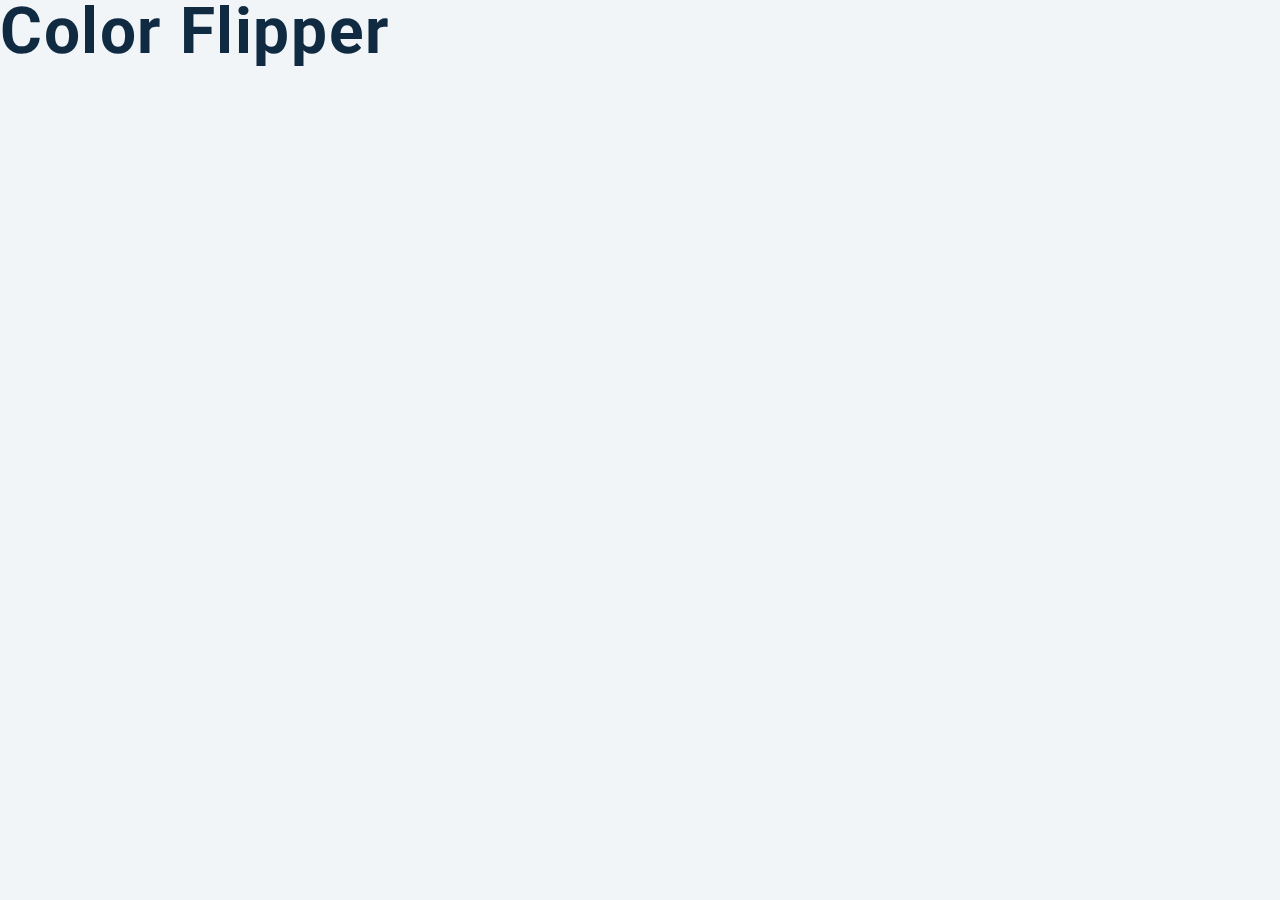
<file: 1-color-flipper/index.html>
<!DOCTYPE html>
<html lang="en">
  <head>
    <meta charset="UTF-8" />
    <meta name="viewport" content="width=device-width, initial-scale=1.0" />
    <title>Color Flipper || Simple</title>

    <!-- styles -->
    <link rel="stylesheet" href="styles.css" />
  </head>
  <body>
    <h1>color flipper</h1>
    <!-- javascript -->
    <script src="app.js"></script>
  </body>
</html>
</file>
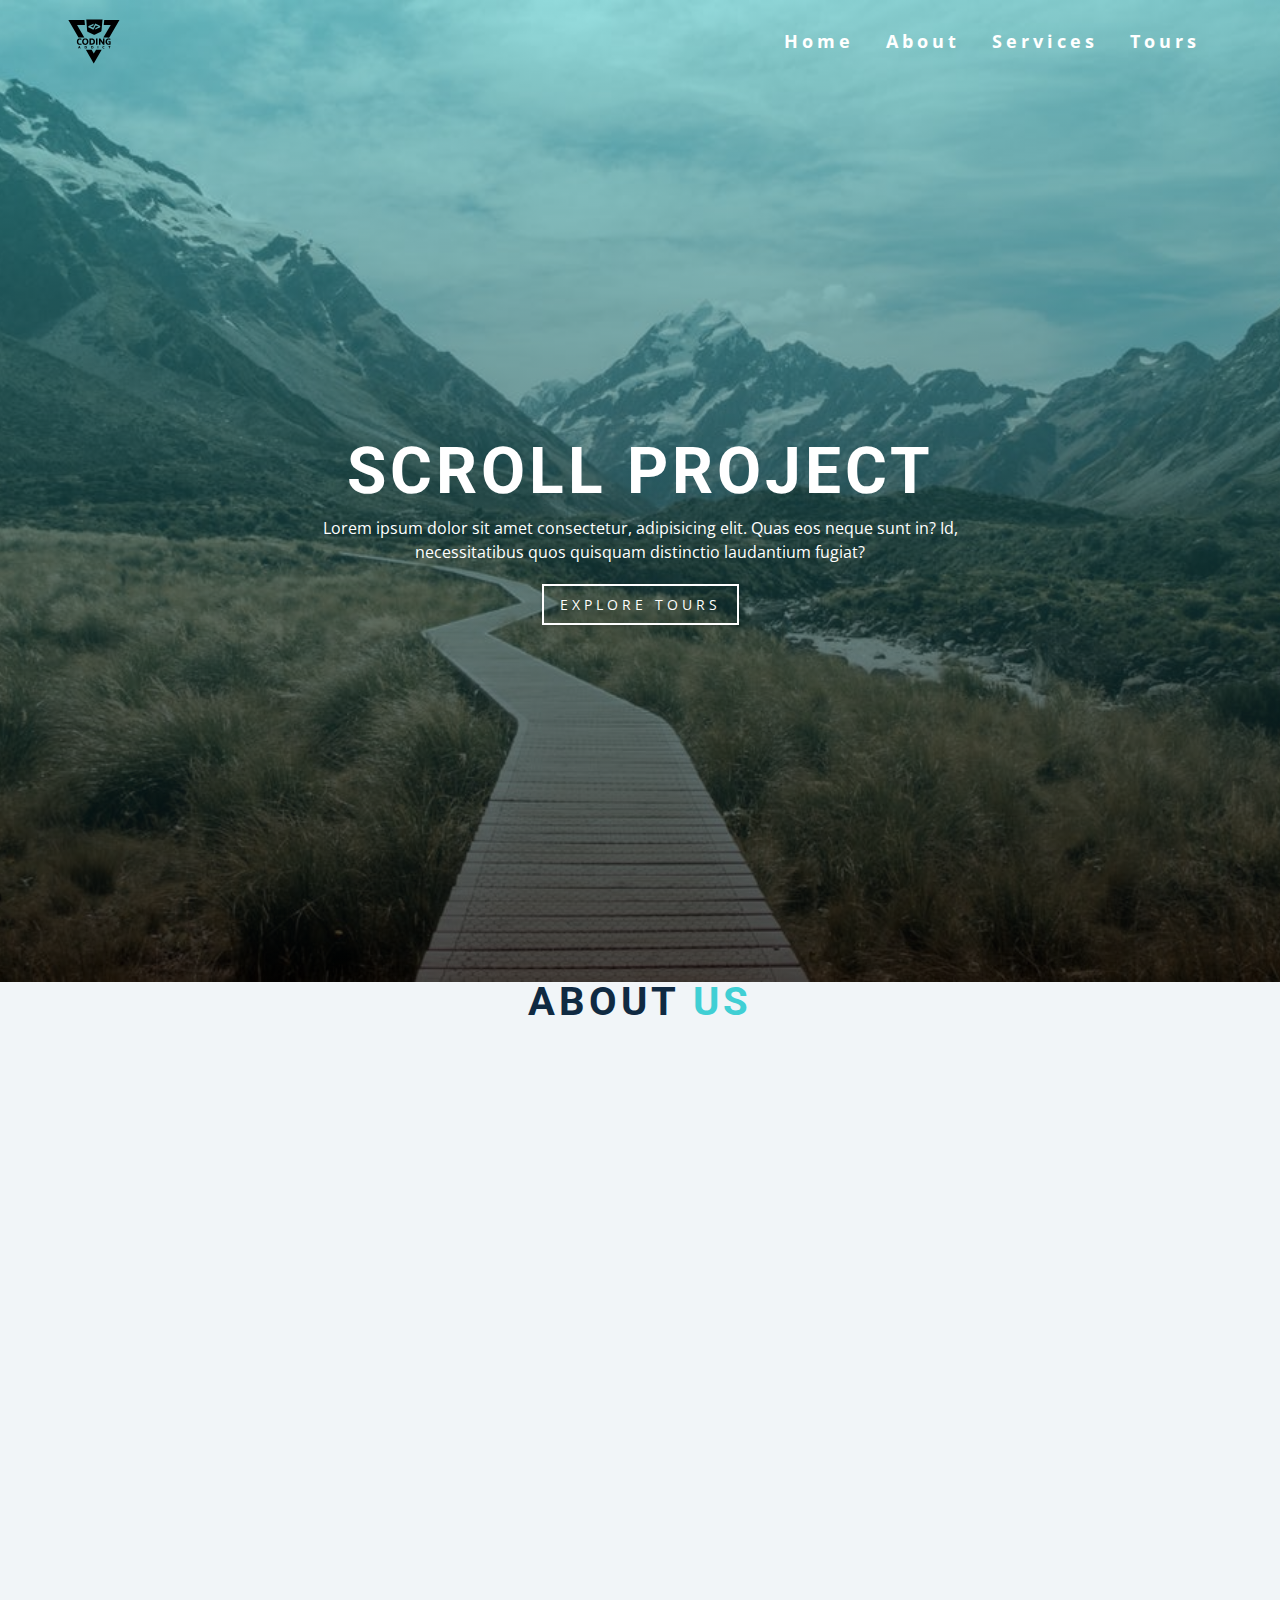
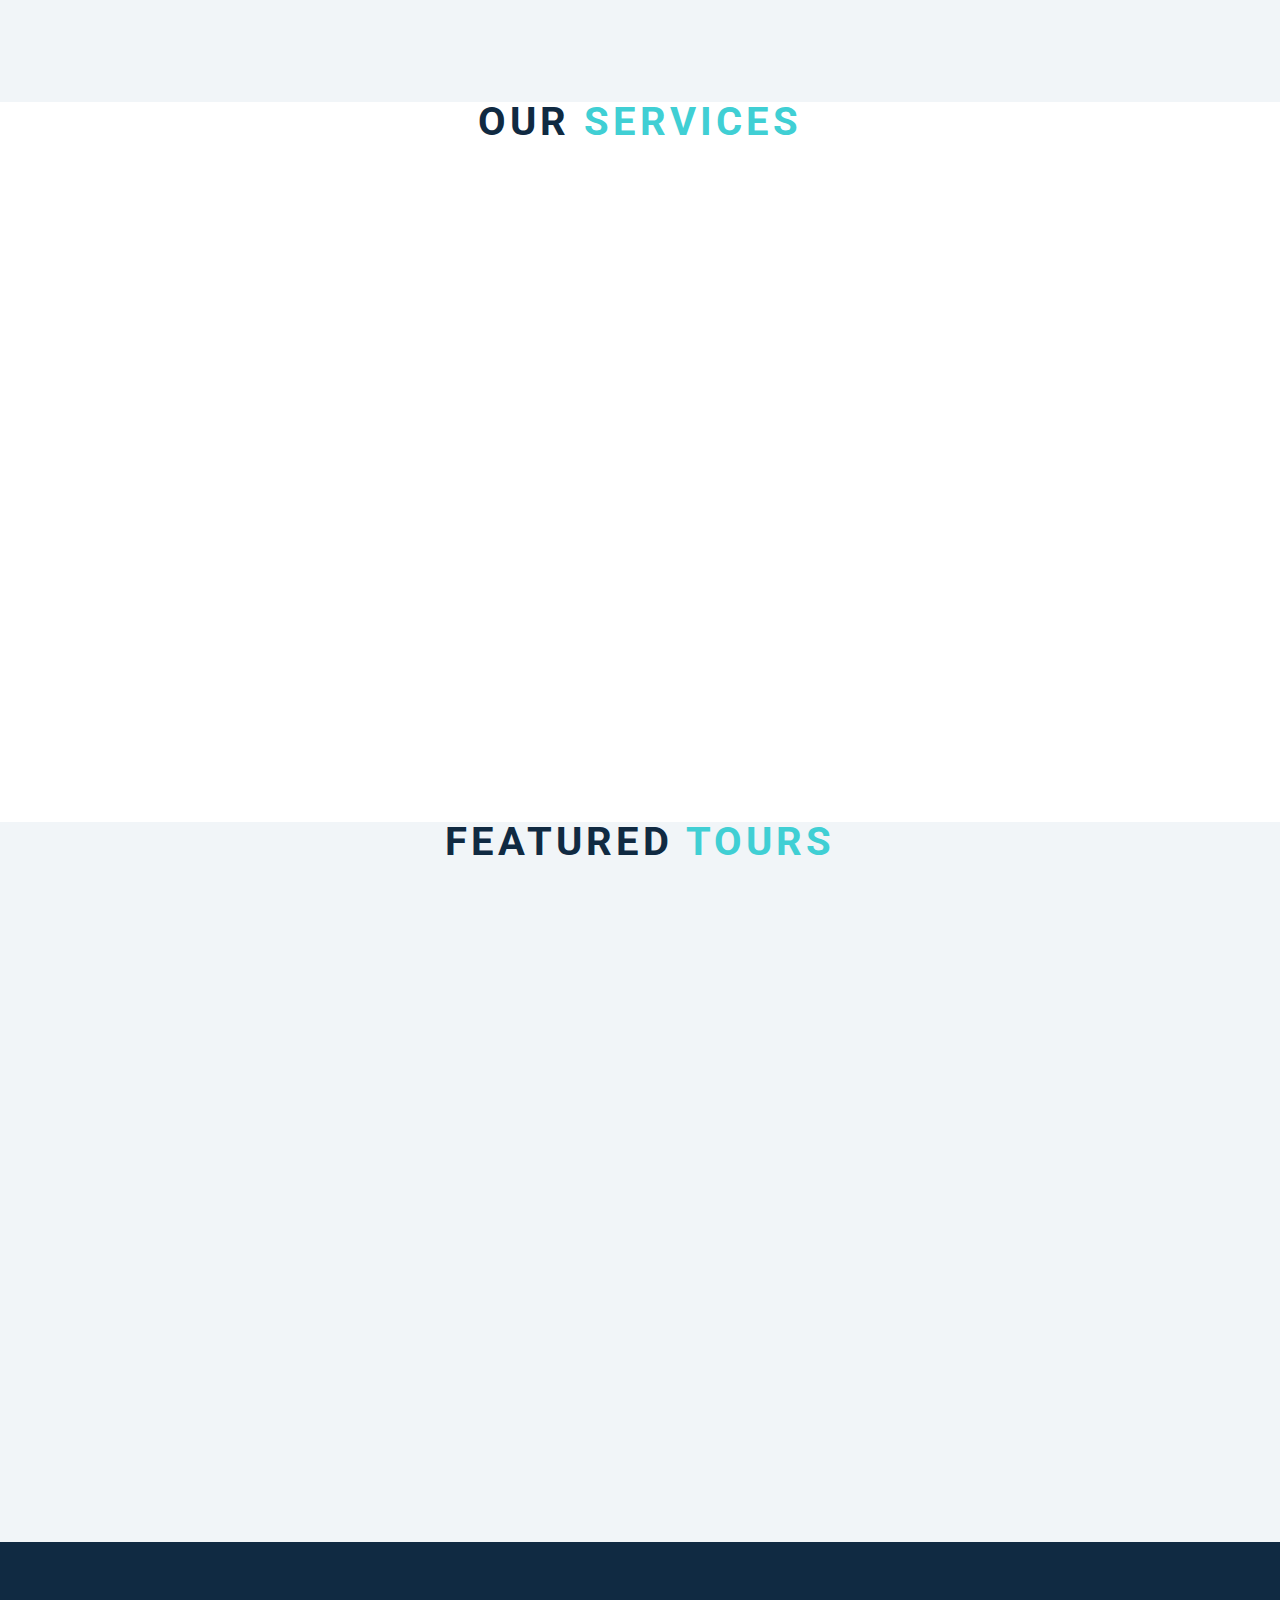
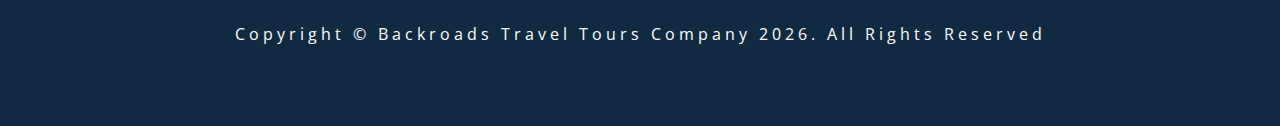
<file: 10-scroll/index.html>
<!DOCTYPE html>
<html lang="en">
  <head>
    <meta charset="UTF-8" />
    <meta name="viewport" content="width=device-width, initial-scale=1.0" />
    <title>Scroll</title>
    
    <link
      rel="stylesheet"
      href="https://cdnjs.cloudflare.com/ajax/libs/font-awesome/5.14.0/css/all.min.css"
    />
    <!-- styles -->
    <link rel="stylesheet" href="styles.css" />
  </head>
  <body>
    <header id="home">
      <!-- navbar -->
      <nav id="nav">
        <div class="nav-center">
          <!-- nav header -->
          <div class="nav-header">
            <img src="./logo.svg" class="logo" alt="logo" />
            <button class="nav-toggle">
              <i class="fas fa-bars"></i>
            </button>
          </div>
          <!-- links -->
          <div class="links-container">
            <ul class="links">
              <li>
                <a href="#home" class="scroll-link">home</a>
              </li>
              <li>
                <a href="#about" class="scroll-link">about</a>
              </li>
              <li>
                <a href="#services" class="scroll-link">services</a>
              </li>
              <li>
                <a href="#tours" class="scroll-link">tours</a>
              </li>
            </ul>
          </div>
        </div>
      </nav>
      <!-- banner -->
      <div class="banner">
        <div class="container">
          <h1>scroll project</h1>
          <p>
            Lorem ipsum dolor sit amet consectetur, adipisicing elit. Quas eos
            neque sunt in? Id, necessitatibus quos quisquam distinctio
            laudantium fugiat?
          </p>
          <a href="#tours" class="scroll-link btn btn-white">explore tours</a>
        </div>
      </div>
    </header>
    <!-- about -->
    <section id="about" class="section">
      <div class="title">
        <h2>about <span>us</span></h2>
      </div>
    </section>
    <!-- services -->
    <section id="services" class="section">
      <div class="title">
        <h2>our <span>services</span></h2>
      </div>
    </section>
    <!-- contact -->
    <section id="tours" class="section">
      <div class="title">
        <h2>featured <span>tours</span></h2>
      </div>
    </section>
    <!-- footer -->
    <footer class="section">
      <p>
        copyright &copy; backroads travel tours company
        <span id="date"></span>. all rights reserved
      </p>
    </footer>
    <a class="scroll-link top-link" href="#home">
      <i class="fas fa-arrow-up"></i>
    </a>
    <!-- javascript -->
    <script src="app.js"></script>
  </body>
</html>
</file>
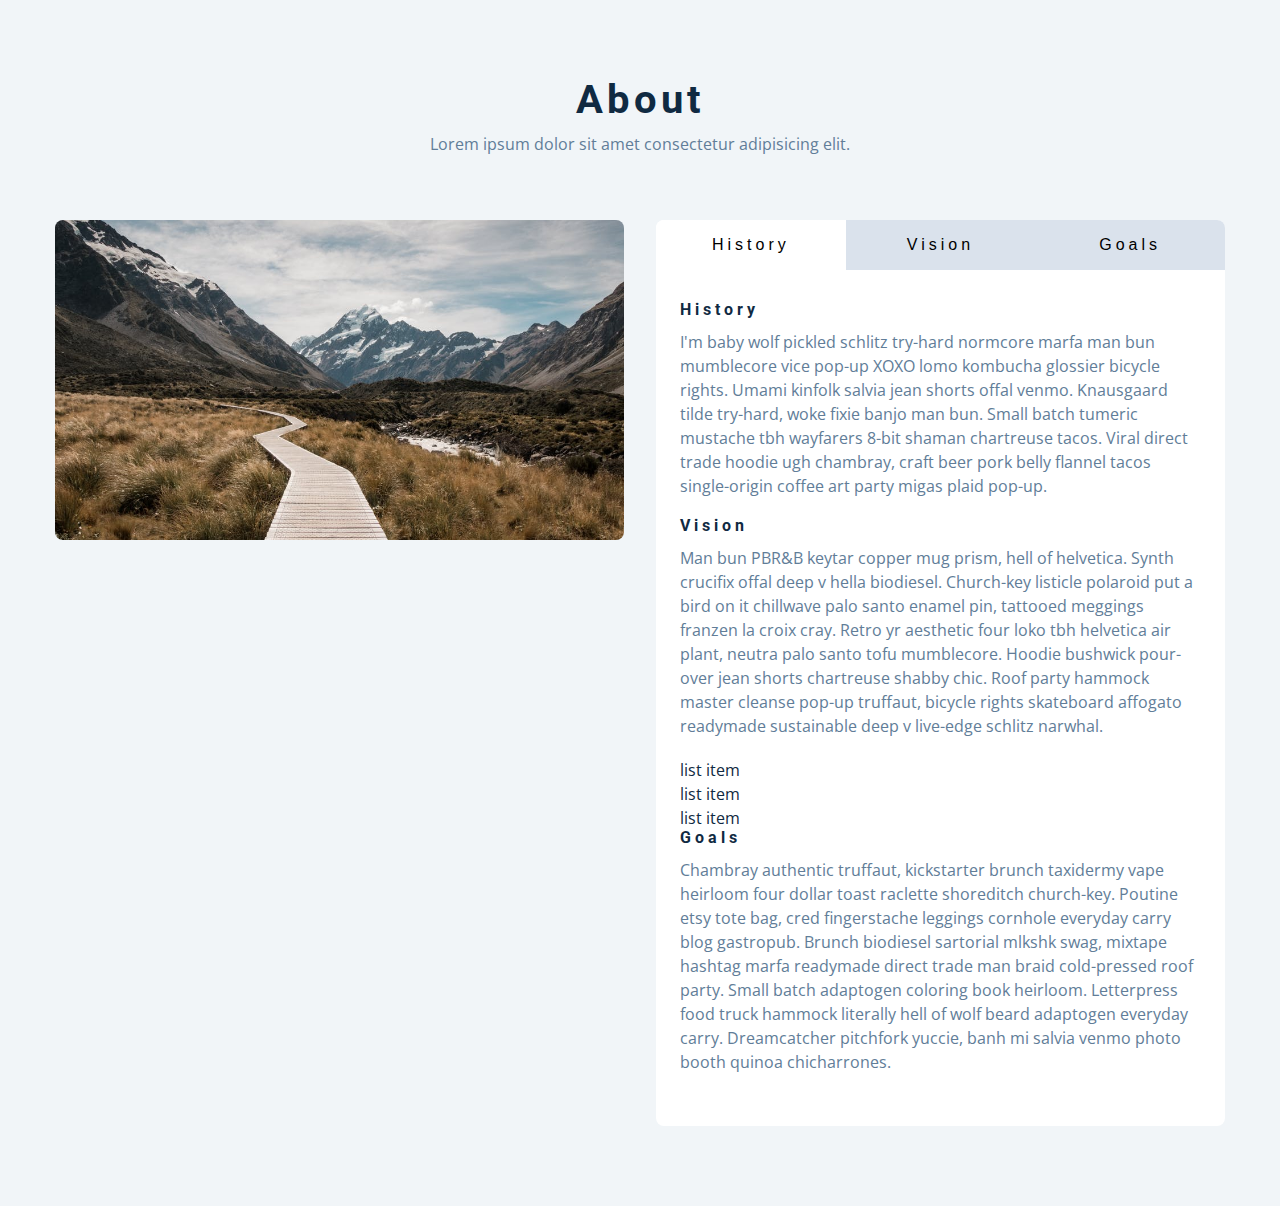
<file: 11-tabs/index.html>
<!DOCTYPE html>
<html lang="en">
  <head>
    <meta charset="UTF-8" />
    <meta name="viewport" content="width=device-width, initial-scale=1.0" />
    <title>Tabs</title>

    <!-- styles -->
    <link rel="stylesheet" href="styles.css" />
  </head>
  <body>
    <section class="section">
      <div class="title">
        <h2>about</h2>
      <p>Lorem ipsum dolor sit amet consectetur adipisicing elit. </p>
      </div>
      <div class="about-center section-center">
        <article class="about-img">
          <img src="./hero-bcg.jpeg" alt="about picture"/>
        </article>
        <article class="about">
          <div class="btn-container">
            <button class="tab-btn active" data-id="history">history</button>
            <button class="tab-btn" data-id="vision">vision</button>
            <button class="tab-btn" data-id="goals">goals</button>
          </div>
          <article class="about-content">
            <div class="content active" id="history">
              <h4>history</h4>
              <p>
                I'm baby wolf pickled schlitz try-hard normcore marfa man bun mumblecore vice
                pop-up XOXO lomo kombucha glossier bicycle rights. Umami kinfolk salvia jean
                shorts offal venmo. Knausgaard tilde try-hard, woke fixie banjo man bun. Small
                batch tumeric mustache tbh wayfarers 8-bit shaman chartreuse tacos. Viral
                direct trade hoodie ugh chambray, craft beer pork belly flannel tacos
                single-origin coffee art party migas plaid pop-up.
              </p>
            </div>
            <div class="content active" id="vision">
              <h4>vision</h4>
              <p>
                Man bun PBR&B keytar copper mug prism, hell of helvetica. Synth crucifix offal
                deep v hella biodiesel. Church-key listicle polaroid put a bird on it
                chillwave palo santo enamel pin, tattooed meggings franzen la croix cray.
                Retro yr aesthetic four loko tbh helvetica air plant, neutra palo santo tofu
                mumblecore. Hoodie bushwick pour-over jean shorts chartreuse shabby chic. Roof
                party hammock master cleanse pop-up truffaut, bicycle rights skateboard
                affogato readymade sustainable deep v live-edge schlitz narwhal.
              </p>
              <ul>
                <li>list item</li>
                <li>list item</li>
                <li>list item</li>
              </ul>
            </div>
            <div class="content active" id="goals">
              <h4>goals</h4>
              <p>
                Chambray authentic truffaut, kickstarter brunch taxidermy vape heirloom four
                dollar toast raclette shoreditch church-key. Poutine etsy tote bag, cred
                fingerstache leggings cornhole everyday carry blog gastropub. Brunch biodiesel
                sartorial mlkshk swag, mixtape hashtag marfa readymade direct trade man braid
                cold-pressed roof party. Small batch adaptogen coloring book heirloom.
                Letterpress food truck hammock literally hell of wolf beard adaptogen everyday
                carry. Dreamcatcher pitchfork yuccie, banh mi salvia venmo photo booth quinoa
                chicharrones.
              </p>
              
            </div>
          </article>
        </article>
       
      </div>
    </section>
    <!-- javascript -->
    <script src="app.js"></script>
  </body>
</html>
</file>
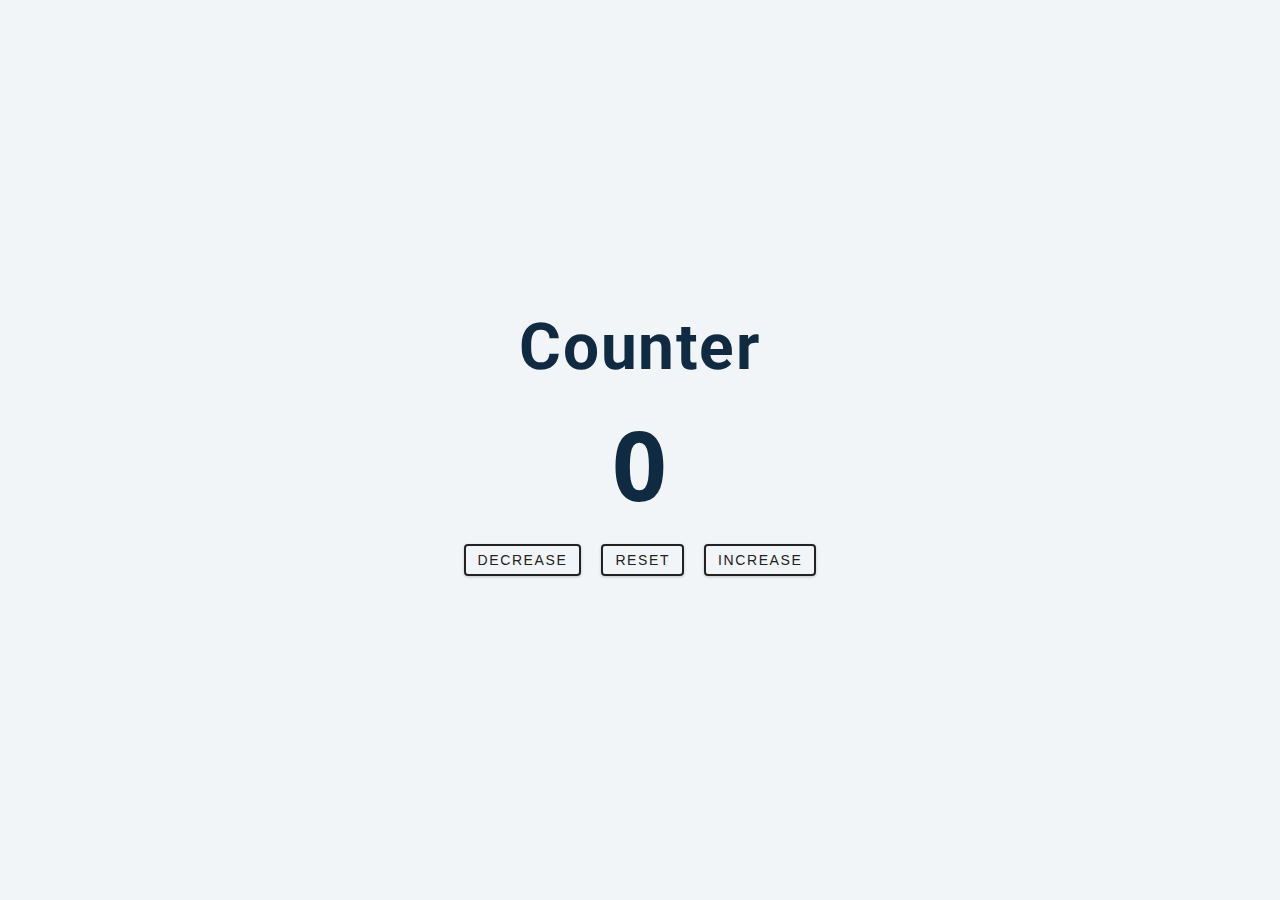
<file: 2-counter/index.html>
<!DOCTYPE html>
<html lang="en">
  <head>
    <meta charset="UTF-8" />
    <meta name="viewport" content="width=device-width, initial-scale=1.0" />
    <title>Counter</title>

    <!-- styles -->
    <link rel="stylesheet" href="styles.css" />
  </head>
  <body>
    <main>
      <div class="container">
        <h1>counter</h1>
        <span id="value">0</span>
        <div class="button-container">
          <button class="btn decrease">decrease</button>
          <button class="btn reset">reset</button>
          <button class="btn increase">increase</button>
        </div>
      </div>
    </main>
    <!-- javascript -->
    <script src="app.js"></script>
  </body>
</html>
</file>
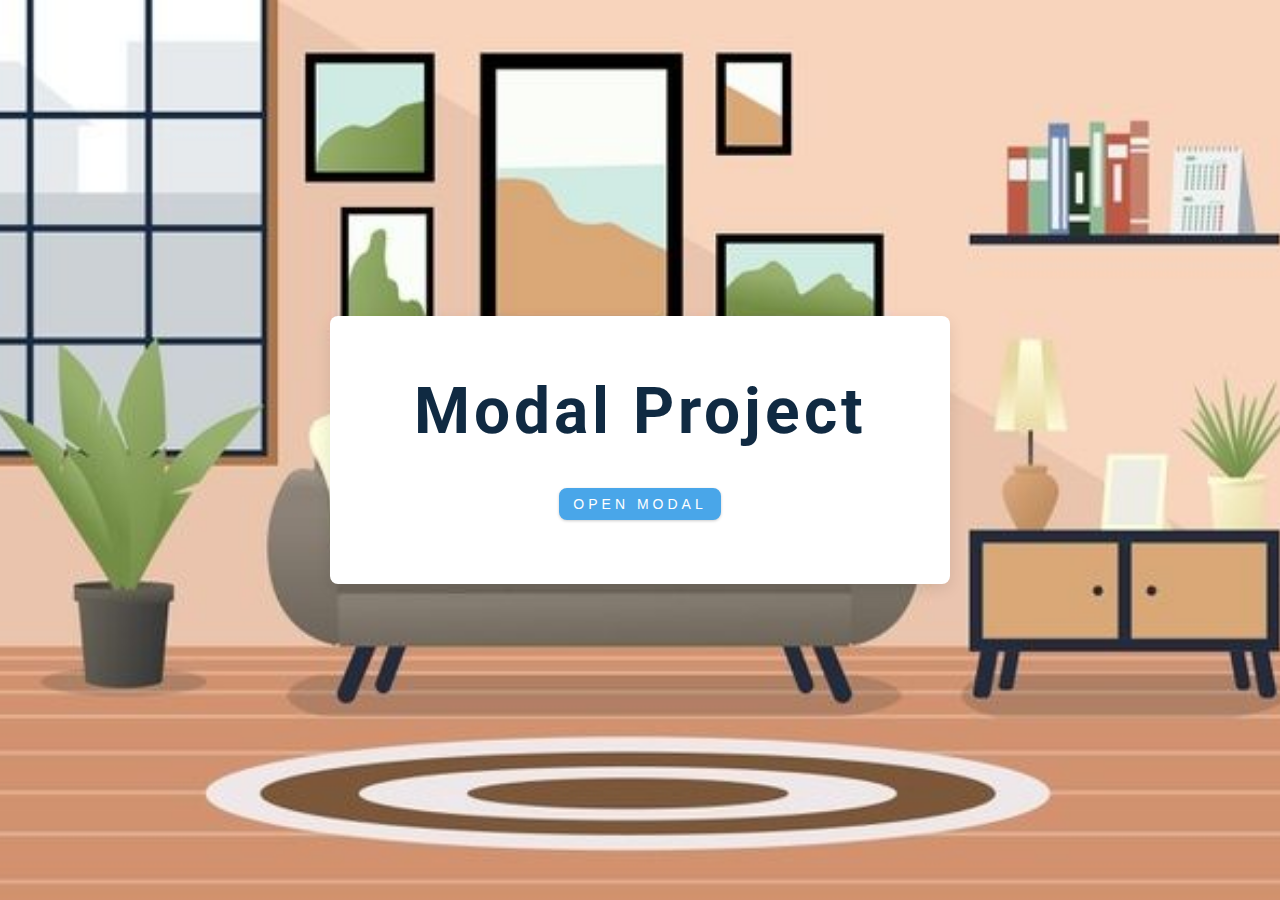
<file: 6-model/index.html>
<!DOCTYPE html>
<html lang="en">
  <head>
    <meta charset="UTF-8" />
    <meta name="viewport" content="width=device-width, initial-scale=1.0" />
    <title>Modal</title>
    <!-- font-awesome -->
    <link
      rel="stylesheet"
      href="https://cdnjs.cloudflare.com/ajax/libs/font-awesome/5.14.0/css/all.min.css"
    />
    <!-- styles -->
    <link rel="stylesheet" href="styles.css" />
  </head>
  <body>
    <!-- hero -->
    <header class="hero">
      <div class="banner">
        <h1>modal project</h1>
        <button class="btn modal-btn">
          open modal
        </button>
      </div>
    </header>
    <!-- modal -->
    <div class="modal-overlay">
      <div class="modal-container">
        <h3>modal content</h3>
        <button class="close-btn"><i class="fas fa-times"></i></button>
      </div>
    </div>
    <!-- javascript -->
    <script src="app.js"></script>
  </body>
</html>
</file>
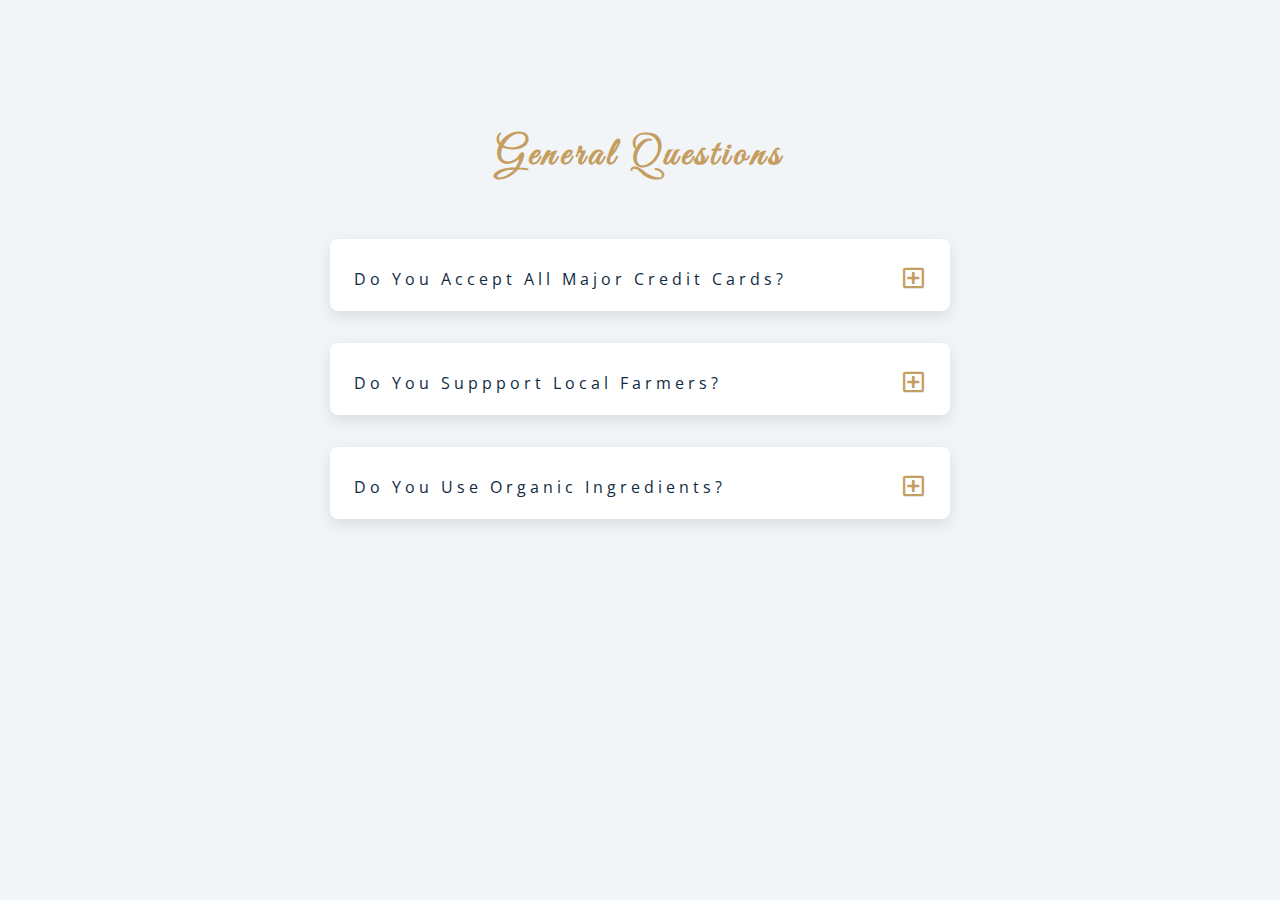
<file: 7-Questions/index.html>
<!DOCTYPE html>
<html lang="en">
  <head>
    <meta charset="UTF-8" />
    <meta name="viewport" content="width=device-width, initial-scale=1.0" />
    <title>Q & A</title>
    <!-- font-awesome -->
    <link rel="stylesheet" href="https://cdnjs.cloudflare.com/ajax/libs/font-awesome/5.14.0/css/all.min.css" />
    <!-- extra fonts -->
    <link
      href="https://fonts.googleapis.com/css?family=Great+Vibes&display=swap"
      rel="stylesheet"
    />
    <!-- styles -->
    <link rel="stylesheet" href="styles.css" />
  </head>
  <body>
      <section class="questions">
        <!-- title -->
        <div class="title">
          <h2>general questions</h2>
        </div>
        <!-- questions -->
        <div class="section-center">
          <!-- single question -->
          <article class="question">
            <!-- question title -->
            <div class="question-title">
              <p>do you accept all major credit cards?</p>
              <button type="button" class="question-btn">
                <span class="plus-icon">
                  <i class="far fa-plus-square"></i>
                </span>
                <span class="minus-icon">
                  <i class="far fa-minus-square"></i>
                </span>
              </button>
            </div>
            <!-- question text -->
            <div class="question-text">
              <p>
                Lorem ipsum dolor sit amet, consectetur adipisicing elit. Est
                dolore illo dolores quia nemo doloribus quaerat, magni numquam
                repellat reprehenderit.
              </p>
            </div>
          </article>
          <!-- end of single question -->
          <!-- single question -->
          <article class="question">
            <!-- question title -->
            <div class="question-title">
              <p>do you suppport local farmers?</p>
              <button type="button" class="question-btn">
                <span class="plus-icon">
                  <i class="far fa-plus-square"></i>
                </span>
                <span class="minus-icon">
                  <i class="far fa-minus-square"></i>
                </span>
              </button>
            </div>
            <!-- question text -->
            <div class="question-text">
              <p>
                Lorem ipsum dolor sit amet, consectetur adipisicing elit. Est
                dolore illo dolores quia nemo doloribus quaerat, magni numquam
                repellat reprehenderit.
              </p>
            </div>
          </article>
          <!-- end of single question -->
          <!-- single question -->
          <article class="question">
            <!-- question title -->
            <div class="question-title">
              <p>do you use organic ingredients?</p>
              <!-- button -->
              <button type="button" class="question-btn">
                <span class="plus-icon">
                  <i class="far fa-plus-square"></i>
                </span>
                <span class="minus-icon">
                  <i class="far fa-minus-square"></i>
                </span>
              </button>
            </div>
            <!-- question text -->
            <div class="question-text">
              <p>
                Lorem ipsum dolor sit amet, consectetur adipisicing elit. Est
                dolore illo dolores quia nemo doloribus quaerat, magni numquam
                repellat reprehenderit.
              </p>
            </div>
          </article>
          <!-- end of single question -->
      </section>
    </main>
    <!-- javascript -->
    <script src="app.js"></script>
  </body>
</html>
</file>
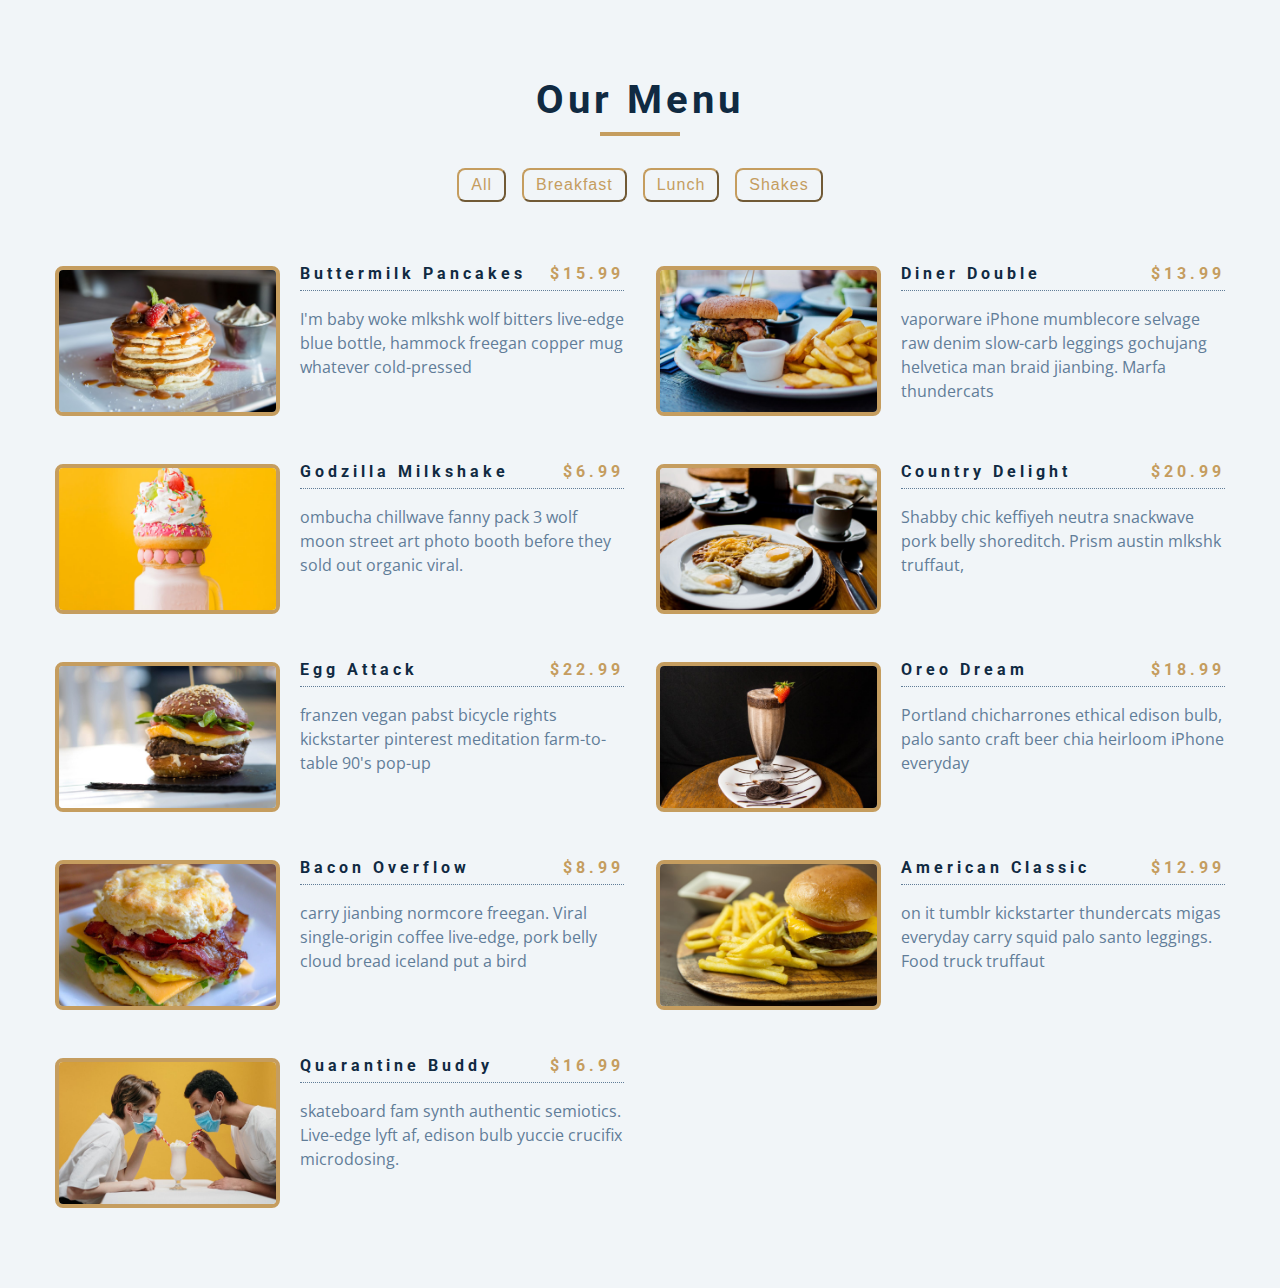
<file: 8-menu/index.html>
<!DOCTYPE html>
<html lang="en">
  <head>
    <meta charset="UTF-8" />
    <meta name="viewport" content="width=device-width, initial-scale=1.0" />
    <title>Menu</title>
    <!-- font-awesome -->
    <link
      rel="stylesheet"
      href="https://cdnjs.cloudflare.com/ajax/libs/font-awesome/5.14.0/css/all.min.css"
    />
    <!-- styles -->
    <link rel="stylesheet" href="styles.css" />
  </head>
  <body>
    <section class="menu">
      <!-- title -->
      <div class="title">
        <h2>our menu</h2>
        <div class="underline"></div>
      </div>
      <!-- filter buttons -->
      <div class="btn-container">
        <!-- <button type="button" class="filter-btn" data-id="all">all</button>
        <button type="button" class="filter-btn" data-id="breakfast">
          breakfast
        </button>
        <button type="button" class="filter-btn" data-id="lunch">lunch</button>
        <button type="button" class="filter-btn" data-id="shakes">
          shakes
        </button> -->
      </div>
      <!-- menu items -->
      <div class="section-center">
        <!-- single item -->
        <article class="menu-item">
          <img src="./menu-item.jpeg" alt="menu item" class="photo" />
          <div class="item-info">
            <header>
              <h4>buttermilk pancakes</h4>
              <h4 class="price">$15</h4>
            </header>
            <p class="item-text">
              Lorem ipsum dolor sit amet consectetur adipisicing elit.
              Repudiandae, sint quam. Et reprehenderit fugiat nesciunt inventore
              laboriosam excepturi! Quo, officia.
            </p>
          </div>
        </article>
        <!-- end of single item -->
        <!-- single item -->
        <article class="menu-item">
          <img src="./menu-item.jpeg" alt="menu item" class="photo" />
          <div class="item-info">
            <header>
              <h4>buttermilk pancakes</h4>
              <h4 class="price">$15</h4>
            </header>
            <p class="item-text">
              Lorem ipsum dolor sit amet consectetur adipisicing elit.
              Repudiandae, sint quam. Et reprehenderit fugiat nesciunt inventore
              laboriosam excepturi! Quo, officia.
            </p>
          </div>
        </article>
        <!-- end of single item -->
        <!-- single item -->
        <article class="menu-item">
          <img src="./menu-item.jpeg" alt="menu item" class="photo" />
          <div class="item-info">
            <header>
              <h4>buttermilk pancakes</h4>
              <h4 class="price">$15</h4>
            </header>
            <p class="item-text">
              Lorem ipsum dolor sit amet consectetur adipisicing elit.
              Repudiandae, sint quam. Et reprehenderit fugiat nesciunt inventore
              laboriosam excepturi! Quo, officia.
            </p>
          </div>
        </article>
        <!-- end of single item -->
      </div>
    </section>
    <!-- javascript -->
    <script src="app.js"></script>
  </body>
</html>
</file>
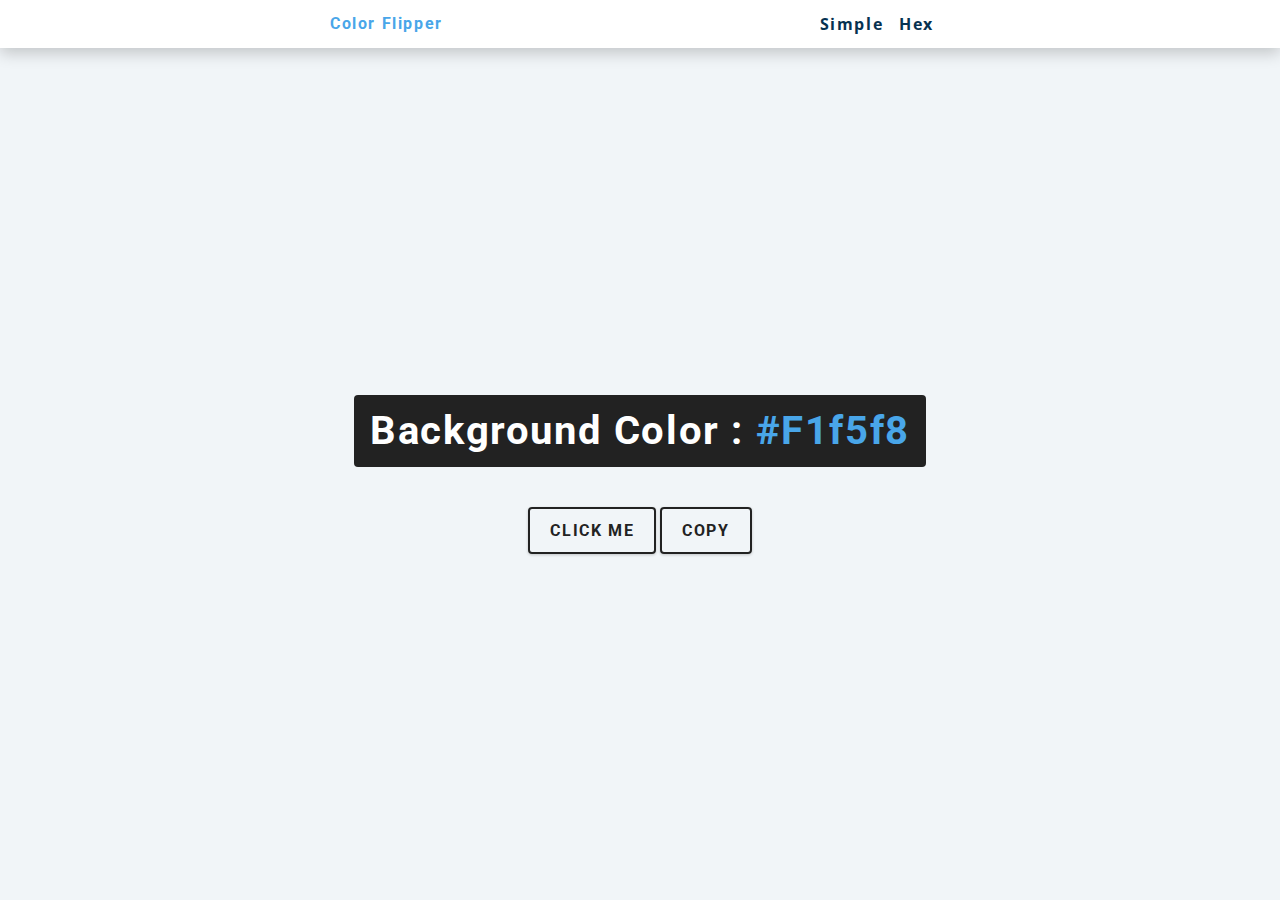
<file: 1-color-flipper/hex.html>
<!DOCTYPE html>
<html lang="en">
  <head>
    <meta charset="UTF-8" />
    <meta name="viewport" content="width=device-width, initial-scale=1.0" />
    <title>
      Color Flipper || Simple
    </title>

    <!-- styles -->
    <link rel="stylesheet" href="styles.css" />
  </head>

  <body>
    <nav>
      <div class="nav-center">
        <h4>color flipper</h4>
        <ul class="nav-links">
          <li><a href="index.html">simple</a></li>
          <li><a href="hex.html">hex</a></li>
        </ul>
      </div>
    </nav>
    <main>
      <div class="container">
        <h2>background color : <span class="color" id="code">#f1f5f8</span></h2>
        <button class="btn btn-hero" id="btn">click me</button>
        <button class="btn btn-hero" id="btn" onclick="copy('code'),buttonclick()">copy</button>
      </div>
    </main>
    <!-- javascript-->
    <script src="hex.js"></script>
  </body>
</html>
</file>
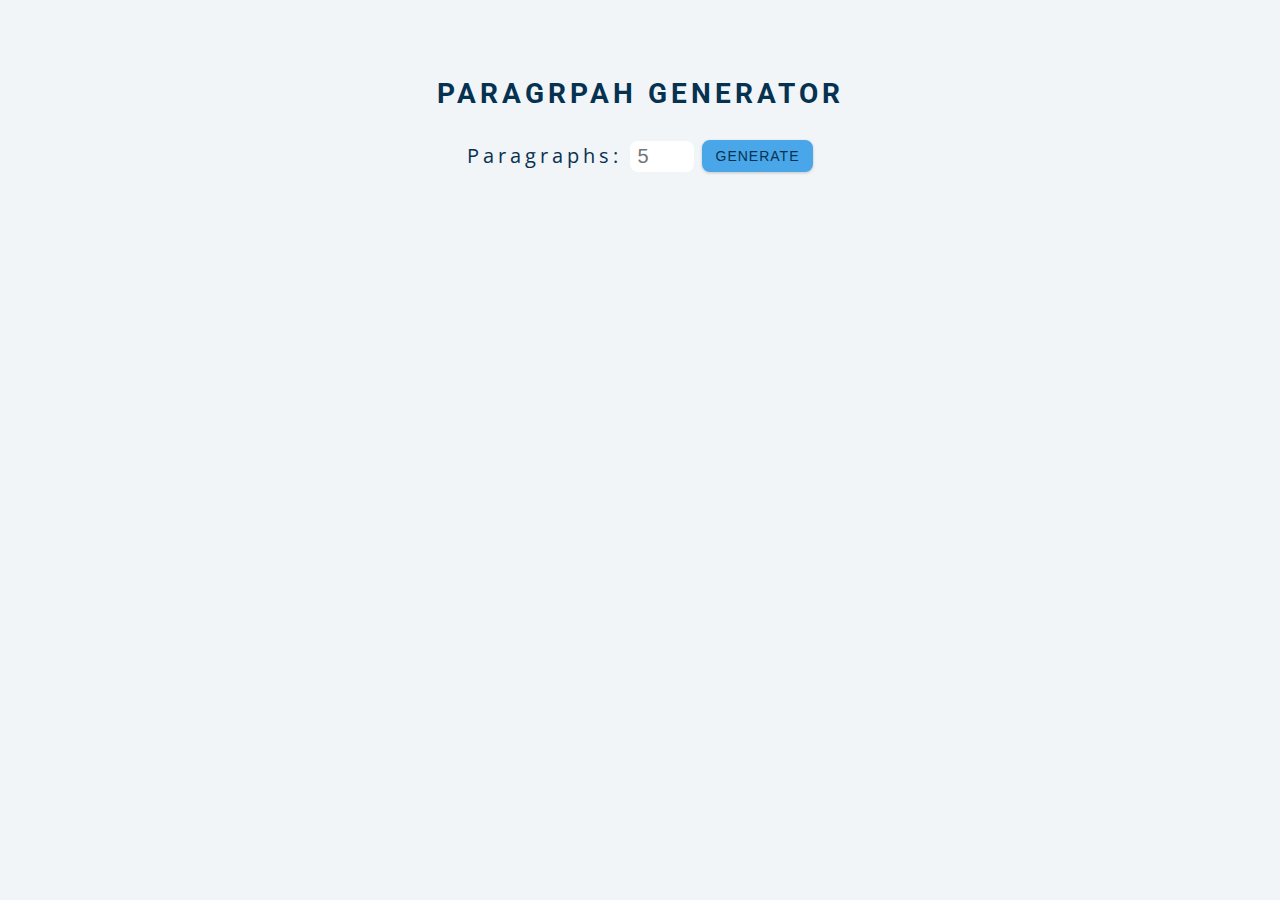
<file: 12- Paragraph Generator/paragraph.html>
<!DOCTYPE html>
<html lang="en">
<head>
    <meta charset="UTF-8">
    <meta http-equiv="X-UA-Compatible" content="IE=edge">
    <meta name="viewport" content="width=device-width, initial-scale=1.0">
    <title>Document</title>
    <link rel="stylesheet" href="style.css" />
</head>
<body>
    <section class="section-center">
        <h3>paragrpah generator </h3>
        <form class="lorem-form">

            <label for="amount">paragraphs:</label>
            <input type="number" name="amount" id="amount" placeholder="5"/>
            <button type="submit" class="btn">generate</button>
        </form>
        <article class="lorem-text"></article>
    </section>
    <script src="app.js"></script>
</body>
</html>
</file>
<file: 1-color-flipper/styles.css>
/*
=============== 
Fonts
===============
*/
@import url("https://fonts.googleapis.com/css?family=Open+Sans|Roboto:400,700&display=swap");

/*
=============== 
Variables
===============
*/

:root {
  /* dark shades of primary color*/
  --clr-primary-1: hsl(205, 86%, 17%);
  --clr-primary-2: hsl(205, 77%, 27%);
  --clr-primary-3: hsl(205, 72%, 37%);
  --clr-primary-4: hsl(205, 63%, 48%);
  /* primary/main color */
  --clr-primary-5: hsl(205, 78%, 60%);
  /* lighter shades of primary color */
  --clr-primary-6: hsl(205, 89%, 70%);
  --clr-primary-7: hsl(205, 90%, 76%);
  --clr-primary-8: hsl(205, 86%, 81%);
  --clr-primary-9: hsl(205, 90%, 88%);
  --clr-primary-10: hsl(205, 100%, 96%);
  /* darkest grey - used for headings */
  --clr-grey-1: hsl(209, 61%, 16%);
  --clr-grey-2: hsl(211, 39%, 23%);
  --clr-grey-3: hsl(209, 34%, 30%);
  --clr-grey-4: hsl(209, 28%, 39%);
  /* grey used for paragraphs */
  --clr-grey-5: hsl(210, 22%, 49%);
  --clr-grey-6: hsl(209, 23%, 60%);
  --clr-grey-7: hsl(211, 27%, 70%);
  --clr-grey-8: hsl(210, 31%, 80%);
  --clr-grey-9: hsl(212, 33%, 89%);
  --clr-grey-10: hsl(210, 36%, 96%);
  --clr-white: #fff;
  --clr-red-dark: hsl(360, 67%, 44%);
  --clr-red-light: hsl(360, 71%, 66%);
  --clr-green-dark: hsl(125, 67%, 44%);
  --clr-green-light: hsl(125, 71%, 66%);
  --clr-black: #222;
  --ff-primary: "Roboto", sans-serif;
  --ff-secondary: "Open Sans", sans-serif;
  --transition: all 0.3s linear;
  --spacing: 0.1rem;
  --radius: 0.25rem;
  --light-shadow: 0 5px 15px rgba(0, 0, 0, 0.1);
  --dark-shadow: 0 5px 15px rgba(0, 0, 0, 0.2);
  --max-width: 1170px;
  --fixed-width: 620px;
}
/*
=============== 
Global Styles
===============
*/

*,
::after,
::before {
  margin: 0;
  padding: 0;
  box-sizing: border-box;
}
body {
  font-family: var(--ff-secondary);
  background: var(--clr-grey-10);
  color: var(--clr-grey-1);
  line-height: 1.5;
  font-size: 0.875rem;
}
ul {
  list-style-type: none;
}
a {
  text-decoration: none;
}
h1,
h2,
h3,
h4 {
  letter-spacing: var(--spacing);
  text-transform: capitalize;
  line-height: 1.25;
  margin-bottom: 0.75rem;
  font-family: var(--ff-primary);
}
h1 {
  font-size: 3rem;
}
h2 {
  font-size: 2rem;
}
h3 {
  font-size: 1.25rem;
}
h4 {
  font-size: 0.875rem;
}
p {
  margin-bottom: 1.25rem;
  color: var(--clr-grey-5);
}
@media screen and (min-width: 800px) {
  h1 {
    font-size: 4rem;
  }
  h2 {
    font-size: 2.5rem;
  }
  h3 {
    font-size: 1.75rem;
  }
  h4 {
    font-size: 1rem;
  }
  body {
    font-size: 1rem;
  }
  h1,
  h2,
  h3,
  h4 {
    line-height: 1;
  }
}
/*  global classes */

/* section */
.section {
  padding: 5rem 0;
}

.section-center {
  width: 90vw;
  margin: 0 auto;
  max-width: 1170px;
}
@media screen and (min-width: 992px) {
  .section-center {
    width: 95vw;
  }
}
main {
  min-height: 100vh;
  display: grid;
  place-items: center;
}

/*
=============== 
Nav
===============
*/
nav {
  background: var(--clr-white);
  height: 3rem;
  display: grid;
  align-items: center;
  box-shadow: var(--dark-shadow);
}
.nav-center {
  width: 90vw;
  max-width: var(--fixed-width);
  margin: 0 auto;
  display: flex;
  align-items: center;
  justify-content: space-between;
}
.nav-center h4 {
  margin-bottom: 0;
  color: var(--clr-primary-5);
}
.nav-links {
  display: flex;
}
nav a {
  text-transform: capitalize;
  font-weight: 700;
  font-size: 1rem;
  color: var(--clr-primary-1);
  letter-spacing: var(--spacing);
  margin-right: 1rem;
}
nav a:hover {
  color: var(--clr-primary-5);
}
/*
=============== 
Container
===============
*/
main {
  min-height: calc(100vh - 3rem);
  display: grid;
  place-items: center;
}
.container {
  text-align: center;
}
.container h2 {
  background: var(--clr-black);
  color: var(--clr-white);
  padding: 1rem;
  border-radius: var(--radius);
  margin-bottom: 2.5rem;
}
.color {
  color: var(--clr-primary-5);
}
.btn-hero {
  font-family: var(--ff-primary);
  text-transform: uppercase;
  background: transparent;
  color: var(--clr-black);
  letter-spacing: var(--spacing);
  display: inline-block;
  font-weight: 700;
  transition: var(--transition);
  border: 2px solid var(--clr-black);
  cursor: pointer;
  box-shadow: 0 1px 3px rgba(0, 0, 0, 0.2);
  border-radius: var(--radius);
  font-size: 1rem;
  padding: 0.75rem 1.25rem;
}
.btn-hero:hover {
  color: var(--clr-white);
  background: var(--clr-black);
}
</file>
<file: 10-scroll/styles.css>
/*
=============== 
Fonts
===============
*/
@import url("https://fonts.googleapis.com/css?family=Open+Sans|Roboto:400,700&display=swap");

/*
=============== 
Variables
===============
*/

:root {
  /* dark shades of primary color*/
  --clr-primary-1: hsl(205, 86%, 17%);
  --clr-primary-2: hsl(205, 77%, 27%);
  --clr-primary-3: hsl(205, 72%, 37%);
  --clr-primary-4: hsl(205, 63%, 48%);
  /* primary/main color */
  --clr-primary-5: #49a6e9;
  /* lighter shades of primary color */
  --clr-primary-6: hsl(205, 89%, 70%);
  --clr-primary-7: hsl(205, 90%, 76%);
  --clr-primary-8: hsl(205, 86%, 81%);
  --clr-primary-9: hsl(205, 90%, 88%);
  --clr-primary-10: hsl(205, 100%, 96%);
  /* darkest grey - used for headings */
  --clr-grey-1: hsl(209, 61%, 16%);
  --clr-grey-2: hsl(211, 39%, 23%);
  --clr-grey-3: hsl(209, 34%, 30%);
  --clr-grey-4: hsl(209, 28%, 39%);
  /* grey used for paragraphs */
  --clr-grey-5: hsl(210, 22%, 49%);
  --clr-grey-6: hsl(209, 23%, 60%);
  --clr-grey-7: hsl(211, 27%, 70%);
  --clr-grey-8: hsl(210, 31%, 80%);
  --clr-grey-9: hsl(212, 33%, 89%);
  --clr-grey-10: hsl(210, 36%, 96%);
  --clr-white: #fff;
  --clr-red-dark: hsl(360, 67%, 44%);
  --clr-red-light: hsl(360, 71%, 66%);
  --clr-green-dark: hsl(125, 67%, 44%);
  --clr-green-light: hsl(125, 71%, 66%);
  --clr-secondary: hsla(182, 63%, 54%);
  --clr-black: #222;
  --ff-primary: "Roboto", sans-serif;
  --ff-secondary: "Open Sans", sans-serif;
  --transition: all 0.3s linear;
  --spacing: 0.25rem;
  --radius: 0.5rem;
  --light-shadow: 0 5px 15px rgba(0, 0, 0, 0.1);
  --dark-shadow: 0 5px 15px rgba(0, 0, 0, 0.2);
  --max-width: 1170px;
  --fixed-width: 620px;
}
/*
=============== 
Global Styles
===============
*/
html {
  scroll-behavior: smooth;
}
*,
::after,
::before {
  margin: 0;
  padding: 0;
  box-sizing: border-box;
}
body {
  font-family: var(--ff-secondary);
  background: var(--clr-grey-10);
  color: var(--clr-grey-1);
  line-height: 1.5;
  font-size: 0.875rem;
}
ul {
  list-style-type: none;
}
a {
  text-decoration: none;
}
img:not(.logo) {
  width: 100%;
}
img {
  display: block;
}

h1,
h2,
h3,
h4 {
  letter-spacing: var(--spacing);
  text-transform: capitalize;
  line-height: 1.25;
  margin-bottom: 0.75rem;
  font-family: var(--ff-primary);
}
h1 {
  font-size: 3rem;
}
h2 {
  font-size: 2rem;
}
h3 {
  font-size: 1.25rem;
}
h4 {
  font-size: 0.875rem;
}
p {
  margin-bottom: 1.25rem;
  color: var(--clr-grey-5);
}
@media screen and (min-width: 800px) {
  h1 {
    font-size: 4rem;
  }
  h2 {
    font-size: 2.5rem;
  }
  h3 {
    font-size: 1.75rem;
  }
  h4 {
    font-size: 1rem;
  }
  body {
    font-size: 1rem;
  }
  h1,
  h2,
  h3,
  h4 {
    line-height: 1;
  }
}
/*  global classes */

.btn {
  text-transform: uppercase;
  background: transparent;
  color: var(--clr-black);
  padding: 0.375rem 0.75rem;
  letter-spacing: var(--spacing);
  display: inline-block;
  transition: var(--transition);
  font-size: 0.875rem;
  border: 2px solid var(--clr-black);
  cursor: pointer;
  box-shadow: 0 1px 3px rgba(0, 0, 0, 0.2);
  border-radius: var(--radius);
}
.btn:hover {
  color: var(--clr-white);
  background: var(--clr-black);
}
.btn-white {
  color: var(--clr-white);
  border-color: var(--clr-white);
  border-radius: 0;
  padding: 0.5rem 1rem;
}
.btn:hover {
  background: var(--clr-white);
  color: var(--clr-secondary);
}
/* section */
.section {
  padding-bottom: 5rem;
}

.section-center {
  width: 90vw;
  margin: 0 auto;
  max-width: 1170px;
}
@media screen and (min-width: 992px) {
  .section-center {
    width: 95vw;
  }
}
main {
  min-height: 100vh;
  display: grid;
  place-items: center;
}
/*
=============== 
Scroll
===============
*/
/* navbar */
nav {
  background: var(--clr-white);
  padding: 1rem 1.5rem;
}
/* fixed nav */
.fixed-nav {
  position: fixed;
  top: 0;
  left: 0;
  width: 100%;
  background: var(--clr-white);
  box-shadow: var(--light-shadow);
}
.fixed-nav .links a {
  color: var(--clr-grey-1);
}
.fixed-nav .links a:hover {
  color: var(--clr-secondary);
}
/* .fixed-nav .links-container {
  height: auto !important;
} */
.nav-header {
  display: flex;
  align-items: center;
  justify-content: space-between;
}
.nav-toggle {
  font-size: 1.5rem;
  color: var(--clr-grey-1);
  background: transparent;
  border-color: transparent;
  transition: var(--transition);
  cursor: pointer;
}
.nav-toggle:hover {
  color: var(--clr-secondary);
}
.logo {
  height: 50px;
}
.links-container {
  height: 0;
  overflow: hidden;
  transition: var(--transition);
}
.show-links {
  height: 200px;
}
.links a {
  background: var(--clr-white);
  color: var(--clr-grey-5);
  font-size: 1.1rem;
  text-transform: capitalize;
  letter-spacing: var(--spacing);
  display: block;
  transition: var(--transition);
  font-weight: bold;
  padding: 0.75rem 0;
}
.links a:hover {
  color: var(--clr-grey-1);
}
@media screen and (min-width: 800px) {
  nav {
    background: transparent;
  }
  .nav-center {
    width: 90vw;
    max-width: 1170px;
    margin: 0 auto;
    display: flex;
    align-items: center;
    justify-content: space-between;
  }
  .nav-header {
    padding: 0;
  }
  .nav-toggle {
    display: none;
  }
  .links-container {
    height: auto !important;
  }
  .links {
    display: flex;
  }
  .links a {
    background: transparent;
    color: var(--clr-white);
    font-size: 1.1rem;
    text-transform: capitalize;
    letter-spacing: var(--spacing);
    display: block;
    transition: var(--transition);
    margin: 0 1rem;
    font-weight: bold;
    padding: 0;
  }
  .links a:hover {
    color: var(--clr-white);
  }
}
/* hero */
header {
  min-height: 100vh;
  background: linear-gradient(rgba(63, 208, 212, 0.5), rgba(0, 0, 0, 0.7)),
    url(./hero-bcg.jpeg) center/cover no-repeat;
}
.banner {
  min-height: 100vh;
  display: grid;
  place-items: center;
  text-align: center;
}
.container h1 {
  color: var(--clr-white);
  text-transform: uppercase;
}
.container p {
  color: var(--clr-white);
  max-width: 25rem;
  margin: 0 auto;
  margin-bottom: 1.25rem;
}
@media screen and (min-width: 768px) {
  .container p {
    max-width: 40rem;
  }
}
/* sections and title */
.title h2 {
  text-align: center;
  text-transform: uppercase;
}
.title span {
  color: var(--clr-secondary);
}
#about,
#services,
#tours {
  height: 80vh;
}
#services {
  background: var(--clr-white);
}
footer {
  background: var(--clr-grey-1);
  padding: 5rem 1rem;
}
footer p {
  color: var(--clr-white);
  text-align: center;
  text-transform: capitalize;
  letter-spacing: var(--spacing);
  margin-bottom: 0;
}

.top-link {
  font-size: 1.25rem;
  position: fixed;
  bottom: 3rem;
  right: 3rem;
  background: var(--clr-secondary);
  width: 2rem;
  height: 2rem;
  display: grid;
  place-items: center;
  border-radius: var(--radius);
  color: var(--clr-white);
  animation: bounce 2s ease-in-out infinite;
  visibility: hidden;
  z-index: -100;
}
.show-link {
  visibility: visible;
  z-index: 100;
}

@keyframes bounce {
  0% {
    transform: scale(1);
  }
  50% {
    transform: scale(1.5);
  }
  100% {
    transform: scale(1);
  }
}
</file>
<file: 11-tabs/styles.css>
/*
=============== 
Fonts
===============
*/
@import url("https://fonts.googleapis.com/css?family=Open+Sans|Roboto:400,700&display=swap");

/*
=============== 
Variables
===============
*/

:root {
  /* dark shades of primary color*/
  --clr-primary-1: hsl(205, 86%, 17%);
  --clr-primary-2: hsl(205, 77%, 27%);
  --clr-primary-3: hsl(205, 72%, 37%);
  --clr-primary-4: hsl(205, 63%, 48%);
  /* primary/main color */
  --clr-primary-5: #49a6e9;
  /* lighter shades of primary color */
  --clr-primary-6: hsl(205, 89%, 70%);
  --clr-primary-7: hsl(205, 90%, 76%);
  --clr-primary-8: hsl(205, 86%, 81%);
  --clr-primary-9: hsl(205, 90%, 88%);
  --clr-primary-10: hsl(205, 100%, 96%);
  /* darkest grey - used for headings */
  --clr-grey-1: hsl(209, 61%, 16%);
  --clr-grey-2: hsl(211, 39%, 23%);
  --clr-grey-3: hsl(209, 34%, 30%);
  --clr-grey-4: hsl(209, 28%, 39%);
  /* grey used for paragraphs */
  --clr-grey-5: hsl(210, 22%, 49%);
  --clr-grey-6: hsl(209, 23%, 60%);
  --clr-grey-7: hsl(211, 27%, 70%);
  --clr-grey-8: hsl(210, 31%, 80%);
  --clr-grey-9: hsl(212, 33%, 89%);
  --clr-grey-10: hsl(210, 36%, 96%);
  --clr-white: #fff;
  --clr-red-dark: hsl(360, 67%, 44%);
  --clr-red-light: hsl(360, 71%, 66%);
  --clr-green-dark: hsl(125, 67%, 44%);
  --clr-green-light: hsl(125, 71%, 66%);
  --clr-black: #222;
  --ff-primary: "Roboto", sans-serif;
  --ff-secondary: "Open Sans", sans-serif;
  --transition: all 0.3s linear;
  --spacing: 0.25rem;
  --radius: 0.5rem;
  --light-shadow: 0 5px 15px rgba(0, 0, 0, 0.1);
  --dark-shadow: 0 5px 15px rgba(0, 0, 0, 0.2);
  --max-width: 1170px;
  --fixed-width: 620px;
}
/*
=============== 
Global Styles
===============
*/

*,
::after,
::before {
  margin: 0;
  padding: 0;
  box-sizing: border-box;
}
body {
  font-family: var(--ff-secondary);
  background: var(--clr-grey-10);
  color: var(--clr-grey-1);
  line-height: 1.5;
  font-size: 0.875rem;
}
ul {
  list-style-type: none;
}
a {
  text-decoration: none;
}
img:not(.logo) {
  width: 100%;
}
img {
  display: block;
}

h1,
h2,
h3,
h4 {
  letter-spacing: var(--spacing);
  text-transform: capitalize;
  line-height: 1.25;
  margin-bottom: 0.75rem;
  font-family: var(--ff-primary);
}
h1 {
  font-size: 3rem;
}
h2 {
  font-size: 2rem;
}
h3 {
  font-size: 1.25rem;
}
h4 {
  font-size: 0.875rem;
}
p {
  margin-bottom: 1.25rem;
  color: var(--clr-grey-5);
}
@media screen and (min-width: 800px) {
  h1 {
    font-size: 4rem;
  }
  h2 {
    font-size: 2.5rem;
  }
  h3 {
    font-size: 1.75rem;
  }
  h4 {
    font-size: 1rem;
  }
  body {
    font-size: 1rem;
  }
  h1,
  h2,
  h3,
  h4 {
    line-height: 1;
  }
}
/*  global classes */

.btn {
  text-transform: uppercase;
  background: transparent;
  color: var(--clr-black);
  padding: 0.375rem 0.75rem;
  letter-spacing: var(--spacing);
  display: inline-block;
  transition: var(--transition);
  font-size: 0.875rem;
  border: 2px solid var(--clr-black);
  cursor: pointer;
  box-shadow: 0 1px 3px rgba(0, 0, 0, 0.2);
  border-radius: var(--radius);
}
.btn:hover {
  color: var(--clr-white);
  background: var(--clr-black);
}
/* section */
.section {
  padding: 5rem 0;
}

.section-center {
  width: 90vw;
  margin: 0 auto;
  max-width: 1170px;
}
@media screen and (min-width: 992px) {
  .section-center {
    width: 95vw;
  }
}
main {
  min-height: 100vh;
  display: grid;
  place-items: center;
}
/*
=============== 
About
===============
*/
.title {
  text-align: center;
  margin-bottom: 4rem;
}
.title p {
  width: 80%;
  margin: 0 auto;
}

.about-img {
  margin-bottom: 2rem;
}
.about-img img {
  border-radius: var(--radius);
  object-fit: cover;
  height: 20rem;
}
@media screen and (min-width: 992px) {
  .about-img {
    margin-bottom: 0;
  }

  .about-center {
    display: grid;
    grid-template-columns: 1fr 1fr;
    column-gap: 2rem;
  }
}
.about {
  background: var(--clr-white);
  border-radius: var(--radius);
  display: grid;
  grid-template-rows: auto 1fr;
}
.btn-container {
  border-top-left-radius: var(--radius);
  border-top-right-radius: var(--radius);
  display: grid;
  grid-template-columns: 1fr 1fr 1fr;
}
.tab-btn:nth-child(1) {
  border-top-left-radius: var(--radius);
}
.tab-btn:nth-child(3) {
  border-top-right-radius: var(--radius);
}
.tab-btn {
  padding: 1rem 0;
  border: none;
  text-transform: capitalize;
  font-size: 1rem;
  display: block;
  background: var(--clr-grey-9);
  cursor: pointer;
  transition: var(--transition);
  letter-spacing: var(--spacing);
}
.tab-btn:hover:not(.active) {
  background: var(--clr-primary-10);
  color: var(--clr-primary-5);
}
.about-content {
  border-bottom-left-radius: var(--radius);
  border-bottom-right-radius: var(--radius);
  padding: 2rem 1.5rem;
}
/* hide content */
.content {
  display: none;
}
.tab-btn.active {
  background: var(--clr-white);
}
.content.active {
  display: block;
}
</file>
<file: 2-counter/styles.css>
/*
=============== 
Fonts
===============
*/
@import url("https://fonts.googleapis.com/css?family=Open+Sans|Roboto:400,700&display=swap");

/*
=============== 
Variables
===============
*/

:root {
  /* dark shades of primary color*/
  --clr-primary-1: hsl(205, 86%, 17%);
  --clr-primary-2: hsl(205, 77%, 27%);
  --clr-primary-3: hsl(205, 72%, 37%);
  --clr-primary-4: hsl(205, 63%, 48%);
  /* primary/main color */
  --clr-primary-5: hsl(205, 78%, 60%);
  /* lighter shades of primary color */
  --clr-primary-6: hsl(205, 89%, 70%);
  --clr-primary-7: hsl(205, 90%, 76%);
  --clr-primary-8: hsl(205, 86%, 81%);
  --clr-primary-9: hsl(205, 90%, 88%);
  --clr-primary-10: hsl(205, 100%, 96%);
  /* darkest grey - used for headings */
  --clr-grey-1: hsl(209, 61%, 16%);
  --clr-grey-2: hsl(211, 39%, 23%);
  --clr-grey-3: hsl(209, 34%, 30%);
  --clr-grey-4: hsl(209, 28%, 39%);
  /* grey used for paragraphs */
  --clr-grey-5: hsl(210, 22%, 49%);
  --clr-grey-6: hsl(209, 23%, 60%);
  --clr-grey-7: hsl(211, 27%, 70%);
  --clr-grey-8: hsl(210, 31%, 80%);
  --clr-grey-9: hsl(212, 33%, 89%);
  --clr-grey-10: hsl(210, 36%, 96%);
  --clr-white: #fff;
  --clr-red-dark: hsl(360, 67%, 44%);
  --clr-red-light: hsl(360, 71%, 66%);
  --clr-green-dark: hsl(125, 67%, 44%);
  --clr-green-light: hsl(125, 71%, 66%);
  --clr-black: #222;
  --ff-primary: "Roboto", sans-serif;
  --ff-secondary: "Open Sans", sans-serif;
  --transition: all 0.3s linear;
  --spacing: 0.1rem;
  --radius: 0.25rem;
  --light-shadow: 0 5px 15px rgba(0, 0, 0, 0.1);
  --dark-shadow: 0 5px 15px rgba(0, 0, 0, 0.2);
  --max-width: 1170px;
  --fixed-width: 620px;
}
/*
=============== 
Global Styles
===============
*/

*,
::after,
::before {
  margin: 0;
  padding: 0;
  box-sizing: border-box;
}
body {
  font-family: var(--ff-secondary);
  background: var(--clr-grey-10);
  color: var(--clr-grey-1);
  line-height: 1.5;
  font-size: 0.875rem;
}
ul {
  list-style-type: none;
}
a {
  text-decoration: none;
}
h1,
h2,
h3,
h4 {
  letter-spacing: var(--spacing);
  text-transform: capitalize;
  line-height: 1.25;
  margin-bottom: 0.75rem;
  font-family: var(--ff-primary);
}
h1 {
  font-size: 3rem;
}
h2 {
  font-size: 2rem;
}
h3 {
  font-size: 1.25rem;
}
h4 {
  font-size: 0.875rem;
}
p {
  margin-bottom: 1.25rem;
  color: var(--clr-grey-5);
}
@media screen and (min-width: 800px) {
  h1 {
    font-size: 4rem;
  }
  h2 {
    font-size: 2.5rem;
  }
  h3 {
    font-size: 1.75rem;
  }
  h4 {
    font-size: 1rem;
  }
  body {
    font-size: 1rem;
  }
  h1,
  h2,
  h3,
  h4 {
    line-height: 1;
  }
}
/*  global classes */

/* section */
.section {
  padding: 5rem 0;
}

.section-center {
  width: 90vw;
  margin: 0 auto;
  max-width: 1170px;
}
@media screen and (min-width: 992px) {
  .section-center {
    width: 95vw;
  }
}
main {
  min-height: 100vh;
  display: grid;
  place-items: center;
}

/*
=============== 
Counter
===============
*/

main {
  min-height: 100vh;
  display: grid;
  place-items: center;
}
.container {
  text-align: center;
}
#value {
  font-size: 6rem;
  font-weight: bold;
}
.btn {
  text-transform: uppercase;
  background: transparent;
  color: var(--clr-black);
  padding: 0.375rem 0.75rem;
  letter-spacing: var(--spacing);
  display: inline-block;
  transition: var(--transition);
  font-size: 0.875rem;
  border: 2px solid var(--clr-black);
  cursor: pointer;
  box-shadow: 0 1px 3px rgba(0, 0, 0, 0.2);
  border-radius: var(--radius);
  margin: 0.5rem;
}
.btn:hover {
  color: var(--clr-white);
  background: var(--clr-black);
}
</file>
<file: 6-model/styles.css>
/*
=============== 
Fonts
===============
*/
@import url("https://fonts.googleapis.com/css?family=Open+Sans|Roboto:400,700&display=swap");

/*
=============== 
Variables
===============
*/

:root {
  /* dark shades of primary color*/
  --clr-primary-1: hsl(205, 86%, 17%);
  --clr-primary-2: hsl(205, 77%, 27%);
  --clr-primary-3: hsl(205, 72%, 37%);
  --clr-primary-4: hsl(205, 63%, 48%);
  /* primary/main color */
  --clr-primary-5: #49a6e9;
  /* --clr-primary-5: rgb(73, 166, 233); */
  /* lighter shades of primary color */
  --clr-primary-6: hsl(205, 89%, 70%);
  --clr-primary-7: hsl(205, 90%, 76%);
  --clr-primary-8: hsl(205, 86%, 81%);
  --clr-primary-9: hsl(205, 90%, 88%);
  --clr-primary-10: hsl(205, 100%, 96%);
  /* darkest grey - used for headings */
  --clr-grey-1: hsl(209, 61%, 16%);
  --clr-grey-2: hsl(211, 39%, 23%);
  --clr-grey-3: hsl(209, 34%, 30%);
  --clr-grey-4: hsl(209, 28%, 39%);
  /* grey used for paragraphs */
  --clr-grey-5: hsl(210, 22%, 49%);
  --clr-grey-6: hsl(209, 23%, 60%);
  --clr-grey-7: hsl(211, 27%, 70%);
  --clr-grey-8: hsl(210, 31%, 80%);
  --clr-grey-9: hsl(212, 33%, 89%);
  --clr-grey-10: hsl(210, 36%, 96%);
  --clr-white: #fff;
  --clr-red-dark: hsl(360, 67%, 44%);
  --clr-red-light: hsl(360, 71%, 66%);
  --clr-green-dark: hsl(125, 67%, 44%);
  --clr-green-light: hsl(125, 71%, 66%);
  --clr-black: #222;
  --ff-primary: "Roboto", sans-serif;
  --ff-secondary: "Open Sans", sans-serif;
  --transition: all 0.3s linear;
  --spacing: 0.25rem;
  --radius: 0.5rem;
  --light-shadow: 0 5px 15px rgba(0, 0, 0, 0.1);
  --dark-shadow: 0 5px 15px rgba(0, 0, 0, 0.2);
  --max-width: 1170px;
  --fixed-width: 620px;
}
/*
=============== 
Global Styles
===============
*/

*,
::after,
::before {
  margin: 0;
  padding: 0;
  box-sizing: border-box;
}
body {
  font-family: var(--ff-secondary);
  background: var(--clr-grey-10);
  color: var(--clr-grey-1);
  line-height: 1.5;
  font-size: 0.875rem;
}
ul {
  list-style-type: none;
}
a {
  text-decoration: none;
}
img:not(.logo) {
  width: 100%;
}
img {
  display: block;
}

h1,
h2,
h3,
h4 {
  letter-spacing: var(--spacing);
  text-transform: capitalize;
  line-height: 1.25;
  margin-bottom: 0.75rem;
  font-family: var(--ff-primary);
}
h1 {
  font-size: 3rem;
}
h2 {
  font-size: 2rem;
}
h3 {
  font-size: 1.25rem;
}
h4 {
  font-size: 0.875rem;
}
p {
  margin-bottom: 1.25rem;
  color: var(--clr-grey-5);
}
@media screen and (min-width: 800px) {
  h1 {
    font-size: 4rem;
  }
  h2 {
    font-size: 2.5rem;
  }
  h3 {
    font-size: 1.75rem;
  }
  h4 {
    font-size: 1rem;
  }
  body {
    font-size: 1rem;
  }
  h1,
  h2,
  h3,
  h4 {
    line-height: 1;
  }
}
/*  global classes */

.btn {
  text-transform: uppercase;
  background: transparent;
  color: var(--clr-black);
  padding: 0.375rem 0.75rem;
  letter-spacing: var(--spacing);
  display: inline-block;
  transition: var(--transition);
  font-size: 0.875rem;
  border: 2px solid var(--clr-black);
  cursor: pointer;
  box-shadow: 0 1px 3px rgba(0, 0, 0, 0.2);
  border-radius: var(--radius);
}
.btn:hover {
  color: var(--clr-white);
  background: var(--clr-black);
}
/* section */
.section {
  padding: 5rem 0;
}

.section-center {
  width: 90vw;
  margin: 0 auto;
  max-width: 1170px;
}
@media screen and (min-width: 992px) {
  .section-center {
    width: 95vw;
  }
}
main {
  min-height: 100vh;
  display: grid;
  place-items: center;
}
/*
=============== 
Modal
===============
*/
.hero {
  min-height: 100vh;
  background: url("./hero.jpg") center/cover no-repeat;
  display: grid;
  place-items: center;
}
.banner {
  background: var(--clr-white);
  padding: 4rem 0;
  border-radius: var(--radius);
  box-shadow: var(--light-shadow);
  text-align: center;
  width: 90vw;
  max-width: var(--fixed-width);
}
.modal-btn {
  margin-top: 2rem;
  background: var(--clr-primary-5);
  border-color: var(--clr-primary-5);
  color: var(--clr-white);
}
.modal-btn:hover {
  background: transparent;
  color: var(--clr-primary-5);
}
.modal-overlay {
  position: fixed;
  top: 0;
  left: 0;
  width: 100%;
  height: 100%;
  background: rgba(73, 166, 233, 0.5);
  display: grid;
  place-items: center;
  transition: var(--transition);
  visibility: hidden;
  z-index: -10;
}
/* OPEN/CLOSE MODAL */
.open-modal {
  visibility: visible;
  z-index: 10;
}
.modal-container {
  background: var(--clr-white);
  border-radius: var(--radius);
  width: 90vw;
  height: 30vh;
  max-width: var(--fixed-width);
  text-align: center;
  display: grid;
  place-items: center;
  position: relative;
}
.close-btn {
  position: absolute;
  top: 1rem;
  right: 1rem;
  font-size: 2rem;
  background: transparent;
  border-color: transparent;
  color: var(--clr-red-dark);
  cursor: pointer;
  transition: var(--transition);
}
.close-btn:hover {
  color: var(--clr-red-light);
  transform: scale(1.3);
}
</file>
<file: 7-Questions/styles.css>
/*
=============== 
Fonts
===============
*/
@import url("https://fonts.googleapis.com/css?family=Open+Sans|Roboto:400,700&display=swap");

/*
=============== 
Variables
===============
*/

:root {
  /* dark shades of primary color*/
  --clr-primary-1: hsl(205, 86%, 17%);
  --clr-primary-2: hsl(205, 77%, 27%);
  --clr-primary-3: hsl(205, 72%, 37%);
  --clr-primary-4: hsl(205, 63%, 48%);
  /* primary/main color */
  --clr-primary-5: #49a6e9;
  /* lighter shades of primary color */
  --clr-primary-6: hsl(205, 89%, 70%);
  --clr-primary-7: hsl(205, 90%, 76%);
  --clr-primary-8: hsl(205, 86%, 81%);
  --clr-primary-9: hsl(205, 90%, 88%);
  --clr-primary-10: hsl(205, 100%, 96%);
  /* darkest grey - used for headings */
  --clr-grey-1: hsl(209, 61%, 16%);
  --clr-grey-2: hsl(211, 39%, 23%);
  --clr-grey-3: hsl(209, 34%, 30%);
  --clr-grey-4: hsl(209, 28%, 39%);
  /* grey used for paragraphs */
  --clr-grey-5: hsl(210, 22%, 49%);
  --clr-grey-6: hsl(209, 23%, 60%);
  --clr-grey-7: hsl(211, 27%, 70%);
  --clr-grey-8: hsl(210, 31%, 80%);
  --clr-grey-9: hsl(212, 33%, 89%);
  --clr-grey-10: hsl(210, 36%, 96%);
  --clr-white: #fff;
  --clr-red-dark: hsl(360, 67%, 44%);
  --clr-red-light: hsl(360, 71%, 66%);
  --clr-green-dark: hsl(125, 67%, 44%);
  --clr-green-light: hsl(125, 71%, 66%);
  --clr-gold: #c59d5f;
  --clr-black: #222;
  --ff-primary: "Roboto", sans-serif;
  --ff-secondary: "Open Sans", sans-serif;
  --transition: all 0.3s linear;
  --spacing: 0.25rem;
  --radius: 0.5rem;
  --light-shadow: 0 5px 15px rgba(0, 0, 0, 0.1);
  --dark-shadow: 0 5px 15px rgba(0, 0, 0, 0.2);
  --max-width: 1170px;
  --fixed-width: 620px;
}
/*
=============== 
Global Styles
===============
*/

*,
::after,
::before {
  margin: 0;
  padding: 0;
  box-sizing: border-box;
}
body {
  font-family: var(--ff-secondary);
  background: var(--clr-grey-10);
  color: var(--clr-grey-1);
  line-height: 1.5;
  font-size: 0.875rem;
}
ul {
  list-style-type: none;
}
a {
  text-decoration: none;
}
img:not(.logo) {
  width: 100%;
}
img {
  display: block;
}

h1,
h2,
h3,
h4 {
  letter-spacing: var(--spacing);
  text-transform: capitalize;
  line-height: 1.25;
  margin-bottom: 0.75rem;
  font-family: var(--ff-primary);
}
h1 {
  font-size: 3rem;
}
h2 {
  font-size: 2rem;
}
h3 {
  font-size: 1.25rem;
}
h4 {
  font-size: 0.875rem;
}
p {
  margin-bottom: 1.25rem;
  color: var(--clr-grey-5);
}
@media screen and (min-width: 800px) {
  h1 {
    font-size: 4rem;
  }
  h2 {
    font-size: 2.5rem;
  }
  h3 {
    font-size: 1.75rem;
  }
  h4 {
    font-size: 1rem;
  }
  body {
    font-size: 1rem;
  }
  h1,
  h2,
  h3,
  h4 {
    line-height: 1;
  }
}
/*  global classes */

.btn {
  text-transform: uppercase;
  background: transparent;
  color: var(--clr-black);
  padding: 0.375rem 0.75rem;
  letter-spacing: var(--spacing);
  display: inline-block;
  transition: var(--transition);
  font-size: 0.875rem;
  border: 2px solid var(--clr-black);
  cursor: pointer;
  box-shadow: 0 1px 3px rgba(0, 0, 0, 0.2);
  border-radius: var(--radius);
}
.btn:hover {
  color: var(--clr-white);
  background: var(--clr-black);
}
/* section */
.section {
  padding: 5rem 0;
}

.section-center {
  width: 90vw;
  margin: 0 auto;
  max-width: 1170px;
}
@media screen and (min-width: 992px) {
  .section-center {
    width: 95vw;
  }
}
main {
  min-height: 100vh;
  display: grid;
  place-items: center;
}
/*
=============== 
Questions
===============
*/
.title {
  margin-top: 15vh;
  margin-bottom: 4rem;
}
.title h2 {
  color: var(--clr-gold);
  font-family: "Great Vibes", cursive;
  text-align: center;
}
.section-center {
  max-width: var(--fixed-width);
}
.question {
  background: var(--clr-white);
  border-radius: var(--radius);
  box-shadow: var(--light-shadow);
  padding: 1.5rem 1.5rem 0 1.5rem;
  margin-bottom: 2rem;
}
.question-title {
  display: flex;
  justify-content: space-between;
  align-items: center;
  text-transform: capitalize;
  padding-bottom: 1rem;
}
.question-title p {
  margin-bottom: 0;
  letter-spacing: var(--spacing);
  color: var(--clr-grey-1);
}
.question-btn {
  font-size: 1.5rem;
  background: transparent;
  border-color: transparent;
  cursor: pointer;
  color: var(--clr-gold);
  transition: var(--transition);
}
.question-btn:hover {
  transform: rotate(90deg);
}
.question-text {
  padding: 1rem 0 1.5rem 0;
  border-top: 1px solid rgba(0, 0, 0, 0.2);
}
.question-text p {
  margin-bottom: 0;
}
/* hide text */
.question-text {
  display: none;
}
.show-text .question-text {
  display: block;
}
.minus-icon {
  display: none;
}
.show-text .minus-icon {
  display: inline;
}
.show-text .plus-icon {
  display: none;
}
</file>
<file: 8-menu/styles.css>
/*
=============== 
Fonts
===============
*/
@import url("https://fonts.googleapis.com/css?family=Open+Sans|Roboto:400,700&display=swap");

/*
=============== 
Variables
===============
*/

:root {
  /* dark shades of primary color*/
  --clr-primary-1: hsl(205, 86%, 17%);
  --clr-primary-2: hsl(205, 77%, 27%);
  --clr-primary-3: hsl(205, 72%, 37%);
  --clr-primary-4: hsl(205, 63%, 48%);
  /* primary/main color */
  --clr-primary-5: #49a6e9;
  /* lighter shades of primary color */
  --clr-primary-6: hsl(205, 89%, 70%);
  --clr-primary-7: hsl(205, 90%, 76%);
  --clr-primary-8: hsl(205, 86%, 81%);
  --clr-primary-9: hsl(205, 90%, 88%);
  --clr-primary-10: hsl(205, 100%, 96%);
  /* darkest grey - used for headings */
  --clr-grey-1: hsl(209, 61%, 16%);
  --clr-grey-2: hsl(211, 39%, 23%);
  --clr-grey-3: hsl(209, 34%, 30%);
  --clr-grey-4: hsl(209, 28%, 39%);
  /* grey used for paragraphs */
  --clr-grey-5: hsl(210, 22%, 49%);
  --clr-grey-6: hsl(209, 23%, 60%);
  --clr-grey-7: hsl(211, 27%, 70%);
  --clr-grey-8: hsl(210, 31%, 80%);
  --clr-grey-9: hsl(212, 33%, 89%);
  --clr-grey-10: hsl(210, 36%, 96%);
  --clr-white: #fff;
  --clr-red-dark: hsl(360, 67%, 44%);
  --clr-red-light: hsl(360, 71%, 66%);
  --clr-green-dark: hsl(125, 67%, 44%);
  --clr-green-light: hsl(125, 71%, 66%);
  --clr-gold: #c59d5f;
  --clr-black: #222;
  --ff-primary: "Roboto", sans-serif;
  --ff-secondary: "Open Sans", sans-serif;
  --transition: all 0.3s linear;
  --spacing: 0.25rem;
  --radius: 0.5rem;
  --light-shadow: 0 5px 15px rgba(0, 0, 0, 0.1);
  --dark-shadow: 0 5px 15px rgba(0, 0, 0, 0.2);
  --max-width: 1170px;
  --fixed-width: 620px;
}
/*
=============== 
Global Styles
===============
*/

*,
::after,
::before {
  margin: 0;
  padding: 0;
  box-sizing: border-box;
}
body {
  font-family: var(--ff-secondary);
  background: var(--clr-grey-10);
  color: var(--clr-grey-1);
  line-height: 1.5;
  font-size: 0.875rem;
}
ul {
  list-style-type: none;
}
a {
  text-decoration: none;
}
img:not(.logo) {
  width: 100%;
}
img {
  display: block;
}

h1,
h2,
h3,
h4 {
  letter-spacing: var(--spacing);
  text-transform: capitalize;
  line-height: 1.25;
  margin-bottom: 0.75rem;
  font-family: var(--ff-primary);
}
h1 {
  font-size: 3rem;
}
h2 {
  font-size: 2rem;
}
h3 {
  font-size: 1.25rem;
}
h4 {
  font-size: 0.875rem;
}
p {
  margin-bottom: 1.25rem;
  color: var(--clr-grey-5);
}
@media screen and (min-width: 800px) {
  h1 {
    font-size: 4rem;
  }
  h2 {
    font-size: 2.5rem;
  }
  h3 {
    font-size: 1.75rem;
  }
  h4 {
    font-size: 1rem;
  }
  body {
    font-size: 1rem;
  }
  h1,
  h2,
  h3,
  h4 {
    line-height: 1;
  }
}
/*  global classes */

.btn {
  text-transform: uppercase;
  background: transparent;
  color: var(--clr-black);
  padding: 0.375rem 0.75rem;
  letter-spacing: var(--spacing);
  display: inline-block;
  transition: var(--transition);
  font-size: 0.875rem;
  border: 2px solid var(--clr-black);
  cursor: pointer;
  box-shadow: 0 1px 3px rgba(0, 0, 0, 0.2);
  border-radius: var(--radius);
}
.btn:hover {
  color: var(--clr-white);
  background: var(--clr-black);
}
/* section */
.section {
  padding: 5rem 0;
}

main {
  min-height: 100vh;
  display: grid;
  place-items: center;
}
/*
=============== 
Menu
===============
*/

.menu {
  padding: 5rem 0;
}
.title {
  text-align: center;
  margin-bottom: 2rem;
}
.underline {
  width: 5rem;
  height: 0.25rem;
  background: var(--clr-gold);
  margin-left: auto;
  margin-right: auto;
}
.btn-container {
  margin-bottom: 4rem;
  display: flex;
  justify-content: center;
}
.filter-btn {
  background: transparent;
  border-color: var(--clr-gold);
  font-size: 1rem;
  text-transform: capitalize;
  margin: 0 0.5rem;
  letter-spacing: 1px;
  border-radius: var(--radius);
  padding: 0.375rem 0.75rem;
  color: var(--clr-gold);
  cursor: pointer;
  transition: var(--transition);
}
.filter-btn:hover {
  background: var(--clr-gold);
  color: var(--clr-white);
}
.section-center {
  width: 90vw;
  margin: 0 auto;
  max-width: 1170px;
  display: grid;
  gap: 3rem 2rem;
  justify-items: center;
}
.menu-item {
  display: grid;
  gap: 1rem 2rem;
  max-width: 25rem;
}
.photo {
  object-fit: cover;
  height: 200px;
  border: 0.25rem solid var(--clr-gold);
  border-radius: var(--radius);
}
.item-info header {
  display: flex;
  justify-content: space-between;
  border-bottom: 0.5px dotted var(--clr-grey-5);
}
.item-info h4 {
  margin-bottom: 0.5rem;
}
.price {
  color: var(--clr-gold);
}
.item-text {
  margin-bottom: 0;
  padding-top: 1rem;
}

@media screen and (min-width: 768px) {
  .menu-item {
    grid-template-columns: 225px 1fr;
    gap: 0 1.25rem;
    max-width: 40rem;
  }
  .photo {
    height: 175px;
  }
}
@media screen and (min-width: 1200px) {
  .section-center {
    width: 95vw;
    grid-template-columns: 1fr 1fr;
  }
  .photo {
    height: 150px;
  }
}
</file>
<file: 12- Paragraph Generator/style.css>
/*
=============== 
Fonts
===============
*/
@import url("https://fonts.googleapis.com/css?family=Open+Sans|Roboto:400,700&display=swap");

/*
=============== 
Variables
===============
*/

:root {
  /* dark shades of primary color*/
  --clr-primary-1: hsl(205, 86%, 17%);
  --clr-primary-2: hsl(205, 77%, 27%);
  --clr-primary-3: hsl(205, 72%, 37%);
  --clr-primary-4: hsl(205, 63%, 48%);
  /* primary/main color */
  --clr-primary-5: #49a6e9;
  /* lighter shades of primary color */
  --clr-primary-6: hsl(205, 89%, 70%);
  --clr-primary-7: hsl(205, 90%, 76%);
  --clr-primary-8: hsl(205, 86%, 81%);
  --clr-primary-9: hsl(205, 90%, 88%);
  --clr-primary-10: hsl(205, 100%, 96%);
  /* darkest grey - used for headings */
  --clr-grey-1: hsl(209, 61%, 16%);
  --clr-grey-2: hsl(211, 39%, 23%);
  --clr-grey-3: hsl(209, 34%, 30%);
  --clr-grey-4: hsl(209, 28%, 39%);
  /* grey used for paragraphs */
  --clr-grey-5: hsl(210, 22%, 49%);
  --clr-grey-6: hsl(209, 23%, 60%);
  --clr-grey-7: hsl(211, 27%, 70%);
  --clr-grey-8: hsl(210, 31%, 80%);
  --clr-grey-9: hsl(212, 33%, 89%);
  --clr-grey-10: hsl(210, 36%, 96%);
  --clr-white: #fff;
  --clr-red-dark: hsl(360, 67%, 44%);
  --clr-red-light: hsl(360, 71%, 66%);
  --clr-green-dark: hsl(125, 67%, 44%);
  --clr-green-light: hsl(125, 71%, 66%);
  --clr-black: #222;
  --ff-primary: "Roboto", sans-serif;
  --ff-secondary: "Open Sans", sans-serif;
  --transition: all 0.3s linear;
  --spacing: 0.25rem;
  --radius: 0.5rem;
  --light-shadow: 0 5px 15px rgba(0, 0, 0, 0.1);
  --dark-shadow: 0 5px 15px rgba(0, 0, 0, 0.2);
  --max-width: 1170px;
  --fixed-width: 620px;
}
/*
=============== 
Global Styles
===============
*/

*,
::after,
::before {
  margin: 0;
  padding: 0;
  box-sizing: border-box;
}
body {
  font-family: var(--ff-secondary);
  background: var(--clr-grey-10);
  color: var(--clr-grey-1);
  line-height: 1.5;
  font-size: 0.875rem;
}
ul {
  list-style-type: none;
}
a {
  text-decoration: none;
}
img:not(.logo) {
  width: 100%;
}
img {
  display: block;
}

h1,
h2,
h3,
h4 {
  letter-spacing: var(--spacing);
  text-transform: capitalize;
  line-height: 1.25;
  margin-bottom: 0.75rem;
  font-family: var(--ff-primary);
}
h1 {
  font-size: 3rem;
}
h2 {
  font-size: 2rem;
}
h3 {
  font-size: 1.25rem;
}
h4 {
  font-size: 0.875rem;
}
p {
  margin-bottom: 1.25rem;
  color: var(--clr-grey-5);
}
@media screen and (min-width: 800px) {
  h1 {
    font-size: 4rem;
  }
  h2 {
    font-size: 2.5rem;
  }
  h3 {
    font-size: 1.75rem;
  }
  h4 {
    font-size: 1rem;
  }
  body {
    font-size: 1rem;
  }
  h1,
  h2,
  h3,
  h4 {
    line-height: 1;
  }
}
/*  global classes */

.btn {
  text-transform: uppercase;
  background: var(--clr-primary-5);
  color: var(--clr-primary-1);
  padding: 0.375rem 0.75rem;
  letter-spacing: 1px;
  display: inline-block;
  transition: var(--transition);
  font-size: 0.875rem;
  border: 2px solid var(--clr-primary-5);
  cursor: pointer;
  box-shadow: 0 1px 3px rgba(0, 0, 0, 0.2);
  border-radius: var(--radius);
}
.btn:hover {
  color: var(--clr-primary-5);
  background: var(--clr-primary-8);
  border-color: var(--clr-primary-8);
}
/* section */
.section {
  padding: 5rem 0;
}

.section-center {
  width: 90vw;
  margin: 0 auto;
  max-width: 40rem;
  margin-top: 5rem;
  text-align: center;
}
@media screen and (min-width: 992px) {
  .section-center {
    width: 95vw;
  }
}
main {
  min-height: 100vh;
  display: grid;
  place-items: center;
}
/*
=============== 
Lorem Ipsum
===============
*/
h3 {
  text-transform: uppercase;
  color: var(--clr-primary-1);
}
.lorem-form {
  text-transform: capitalize;
  letter-spacing: var(--spacing);
  margin-top: 2rem;
  margin-bottom: 4rem;
  display: flex;
  justify-content: center;
  align-items: center;
}
label {
  font-size: 1.25rem;
  color: var(--clr-primary-1);
}
input {
  padding: 0.25rem 0.5rem;

  width: 4rem;
  border-radius: var(--radius);
  border: none;
  margin: 0 0.5rem;
  font-size: 1.25rem;
}
button {
  background: var(--clr-primary-10);
}
.result {
  margin-bottom: 2rem;
}
</file>
